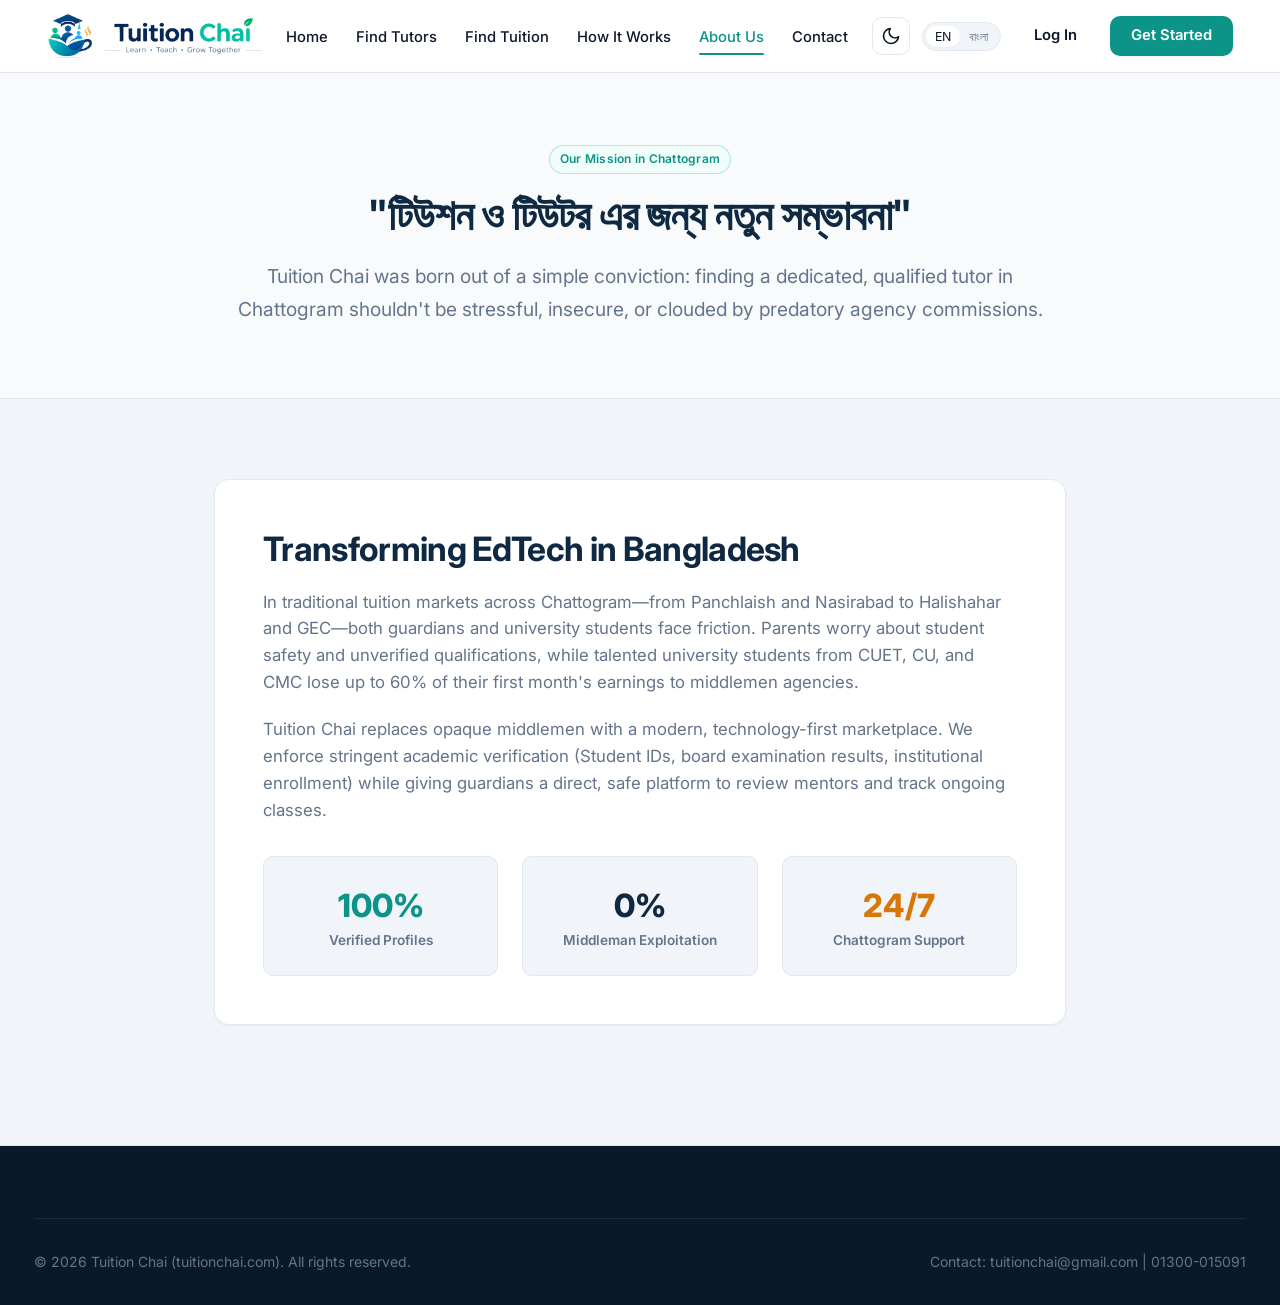
<file: about.html>
<!DOCTYPE html>
<html lang="en">
<head>
  <meta charset="UTF-8">
  <meta name="viewport" content="width=device-width, initial-scale=1.0, viewport-fit=cover">
  <title>About Us | Tuition Chai - Learn • Teach • Grow Together</title>
  
  <link rel="icon" type="image/png" href="assets/images/favicon.png">
  <link rel="stylesheet" href="css/style.css">
  <link rel="stylesheet" href="css/components.css">
  <link rel="stylesheet" href="css/responsive.css">
</head>
<body>

  <!-- Navbar -->
  <header class="site-header">
    <div class="container navbar">
      <a href="index.html" class="nav-brand">
        <img src="assets/images/logo-horizontal.png" alt="Tuition Chai">
      </a>

      <nav>
        <ul class="nav-links">
          <li><a href="index.html" class="nav-link" data-i18n="navHome">Home</a></li>
          <li><a href="find-tutors.html" class="nav-link" data-i18n="navFindTutors">Find Tutors</a></li>
          <li><a href="find-tuition.html" class="nav-link" data-i18n="navFindTuition">Find Tuition</a></li>
          <li><a href="index.html#how-it-works" class="nav-link" data-i18n="navHowItWorks">How It Works</a></li>
          <li><a href="about.html" class="nav-link active" data-i18n="navAbout">About Us</a></li>
          <li><a href="contact.html" class="nav-link" data-i18n="navContact">Contact</a></li>

          <li class="mobile-actions">
            <a href="login.html" class="btn btn-outline" data-i18n="navLogin">Log In</a>
            <a href="register.html" class="btn btn-primary" data-i18n="navGetStarted">Get Started</a>
          </li>
        </ul>
      </nav>

      <div class="nav-actions">
        <!-- Theme Toggle -->
        <button type="button" class="theme-toggle-btn" aria-label="Toggle Theme">
          <svg class="icon icon-moon" viewBox="0 0 24 24"><path d="M21 12.79A9 9 0 1 1 11.21 3 7 7 0 0 0 21 12.79z"></path></svg>
          <svg class="icon icon-sun" viewBox="0 0 24 24"><circle cx="12" cy="12" r="5"></circle><line x1="12" y1="1" x2="12" y2="3"></line><line x1="12" y1="21" x2="12" y2="23"></line><line x1="4.22" y1="4.22" x2="5.64" y2="5.64"></line><line x1="18.36" y1="18.36" x2="19.78" y2="19.78"></line><line x1="1" y1="12" x2="3" y2="12"></line><line x1="21" y1="12" x2="23" y2="12"></line><line x1="4.22" y1="19.78" x2="5.64" y2="18.36"></line><line x1="18.36" y1="5.64" x2="19.78" y2="4.22"></line></svg>
        </button>

        <!-- Bilingual Switcher -->
        <div class="lang-switcher">
          <button type="button" class="lang-btn lang-btn-en active">EN</button>
          <button type="button" class="lang-btn lang-btn-bn">বাংলা</button>
        </div>

        <a href="login.html" class="btn btn-ghost" data-i18n="navLogin">Log In</a>
        <a href="register.html" class="btn btn-primary" data-i18n="navGetStarted">Get Started</a>
        <button class="mobile-toggle" aria-label="Toggle Navigation Menu">
          <svg class="icon" viewBox="0 0 24 24"><path d="M4 6h16M4 12h16M4 18h16"></path></svg>
        </button>
      </div>
    </div>
  </header>

  <!-- About Hero -->
  <section class="section section-white" style="padding: 4.5rem 0; border-bottom: 1px solid var(--color-border);">
    <div class="container container-narrow" style="text-align: center;">
      <span class="badge badge-teal" style="margin-bottom: 1rem;">Our Mission in Chattogram</span>
      <h1 style="margin-bottom: 1.25rem;">"টিউশন ও টিউটর এর জন্য নতুন সম্ভাবনা"</h1>
      <p style="font-size: 1.2rem; line-height: 1.7; color: var(--color-text-muted);">
        Tuition Chai was born out of a simple conviction: finding a dedicated, qualified tutor in Chattogram shouldn't be stressful, insecure, or clouded by predatory agency commissions.
      </p>
    </div>
  </section>

  <!-- Story & Vision -->
  <section class="section section-subtle">
    <div class="container container-narrow">
      <div class="card" style="padding: 3rem; margin-bottom: 2.5rem;">
        <h2 style="margin-bottom: 1.25rem;">Transforming EdTech in Bangladesh</h2>
        <p style="font-size: 1.05rem; margin-bottom: 1.25rem;">
          In traditional tuition markets across Chattogram—from Panchlaish and Nasirabad to Halishahar and GEC—both guardians and university students face friction. Parents worry about student safety and unverified qualifications, while talented university students from CUET, CU, and CMC lose up to 60% of their first month's earnings to middlemen agencies.
        </p>
        <p style="font-size: 1.05rem; margin-bottom: 1.25rem;">
          Tuition Chai replaces opaque middlemen with a modern, technology-first marketplace. We enforce stringent academic verification (Student IDs, board examination results, institutional enrollment) while giving guardians a direct, safe platform to review mentors and track ongoing classes.
        </p>
        
        <div style="display: grid; grid-template-columns: repeat(3, 1fr); gap: 1.5rem; margin-top: 2rem;" class="grid-3">
          <div style="background: var(--color-bg-subtle); padding: 1.5rem; border-radius: var(--radius-md); text-align: center; border: 1px solid var(--color-border);">
            <div style="font-size: 2rem; font-weight: 800; color: var(--color-primary-teal);">100%</div>
            <div style="font-size: 0.85rem; color: var(--color-text-muted); font-weight: 600;">Verified Profiles</div>
          </div>
          <div style="background: var(--color-bg-subtle); padding: 1.5rem; border-radius: var(--radius-md); text-align: center; border: 1px solid var(--color-border);">
            <div style="font-size: 2rem; font-weight: 800; color: var(--color-primary-navy);">0%</div>
            <div style="font-size: 0.85rem; color: var(--color-text-muted); font-weight: 600;">Middleman Exploitation</div>
          </div>
          <div style="background: var(--color-bg-subtle); padding: 1.5rem; border-radius: var(--radius-md); text-align: center; border: 1px solid var(--color-border);">
            <div style="font-size: 2rem; font-weight: 800; color: var(--color-accent-amber);">24/7</div>
            <div style="font-size: 0.85rem; color: var(--color-text-muted); font-weight: 600;">Chattogram Support</div>
          </div>
        </div>
      </div>
    </div>
  </section>

  <!-- Footer -->
  <footer class="site-footer">
    <div class="container">
      <div class="footer-bottom">
        <div>&copy; 2026 Tuition Chai (tuitionchai.com). All rights reserved.</div>
        <div>Contact: tuitionchai@gmail.com | 01300-015091</div>
      </div>
    </div>
  </footer>

  <script src="js/translations.js"></script>
  <script src="js/app.js"></script>
</body>
</html>
</file>
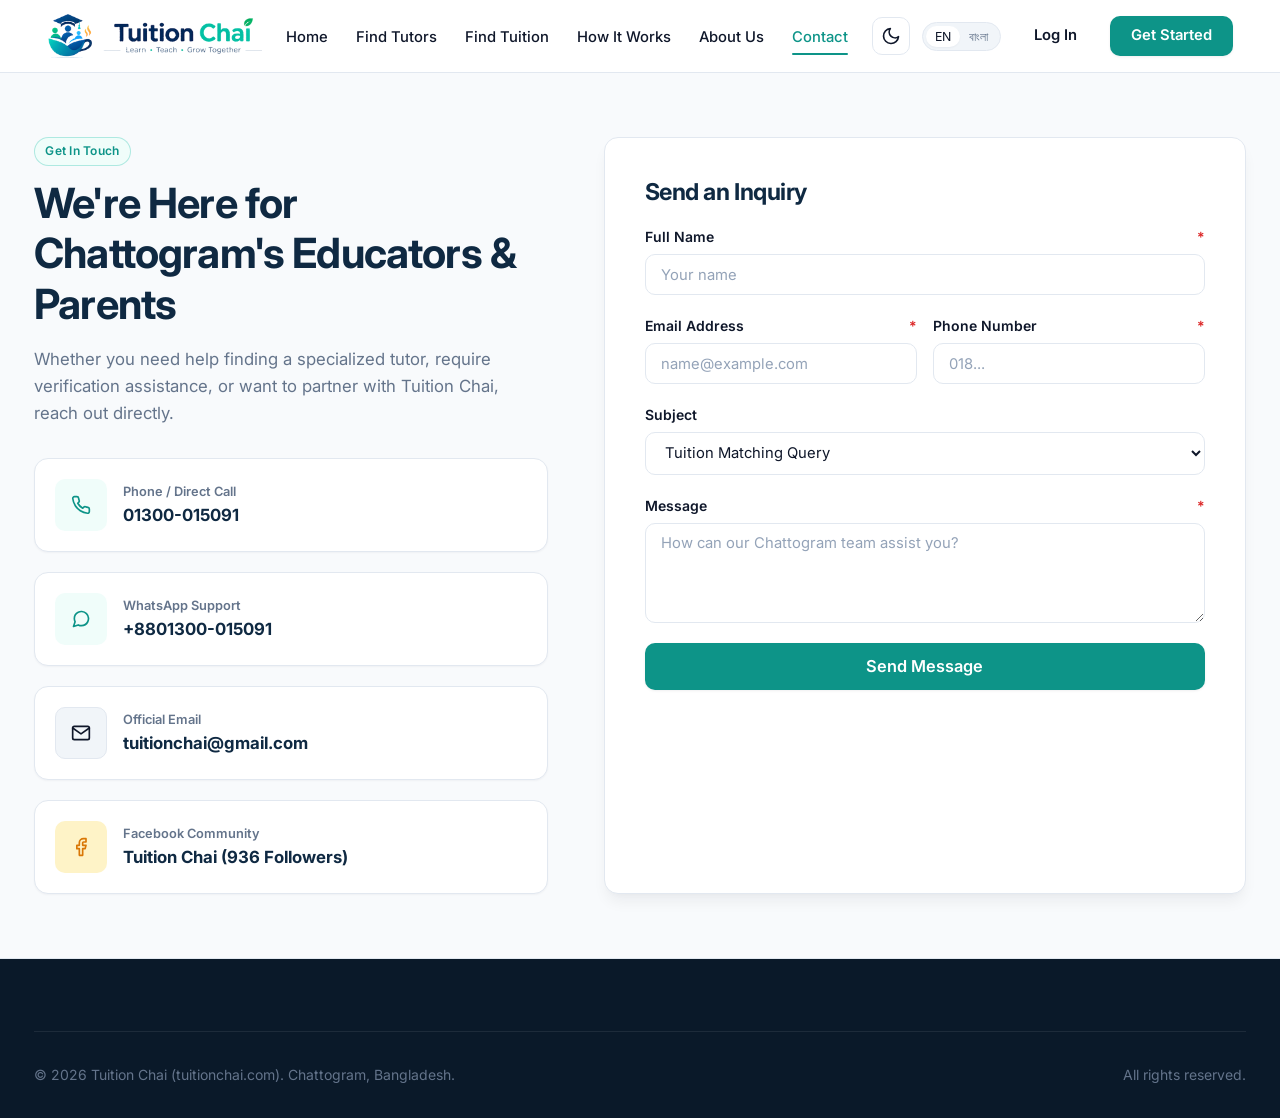
<file: contact.html>
<!DOCTYPE html>
<html lang="en">
<head>
  <meta charset="UTF-8">
  <meta name="viewport" content="width=device-width, initial-scale=1.0, viewport-fit=cover">
  <title>Contact Us | Tuition Chai - Chattogram Support</title>
  
  <link rel="icon" type="image/png" href="assets/images/favicon.png">
  <link rel="stylesheet" href="css/style.css">
  <link rel="stylesheet" href="css/components.css">
  <link rel="stylesheet" href="css/responsive.css">
</head>
<body>

  <!-- Navbar -->
  <header class="site-header">
    <div class="container navbar">
      <a href="index.html" class="nav-brand">
        <img src="assets/images/logo-horizontal.png" alt="Tuition Chai">
      </a>

      <nav>
        <ul class="nav-links">
          <li><a href="index.html" class="nav-link" data-i18n="navHome">Home</a></li>
          <li><a href="find-tutors.html" class="nav-link" data-i18n="navFindTutors">Find Tutors</a></li>
          <li><a href="find-tuition.html" class="nav-link" data-i18n="navFindTuition">Find Tuition</a></li>
          <li><a href="index.html#how-it-works" class="nav-link" data-i18n="navHowItWorks">How It Works</a></li>
          <li><a href="about.html" class="nav-link" data-i18n="navAbout">About Us</a></li>
          <li><a href="contact.html" class="nav-link active" data-i18n="navContact">Contact</a></li>

          <li class="mobile-actions">
            <a href="login.html" class="btn btn-outline" data-i18n="navLogin">Log In</a>
            <a href="register.html" class="btn btn-primary" data-i18n="navGetStarted">Get Started</a>
          </li>
        </ul>
      </nav>

      <div class="nav-actions">
        <!-- Theme Toggle -->
        <button type="button" class="theme-toggle-btn" aria-label="Toggle Theme">
          <svg class="icon icon-moon" viewBox="0 0 24 24"><path d="M21 12.79A9 9 0 1 1 11.21 3 7 7 0 0 0 21 12.79z"></path></svg>
          <svg class="icon icon-sun" viewBox="0 0 24 24"><circle cx="12" cy="12" r="5"></circle><line x1="12" y1="1" x2="12" y2="3"></line><line x1="12" y1="21" x2="12" y2="23"></line><line x1="4.22" y1="4.22" x2="5.64" y2="5.64"></line><line x1="18.36" y1="18.36" x2="19.78" y2="19.78"></line><line x1="1" y1="12" x2="3" y2="12"></line><line x1="21" y1="12" x2="23" y2="12"></line><line x1="4.22" y1="19.78" x2="5.64" y2="18.36"></line><line x1="18.36" y1="5.64" x2="19.78" y2="4.22"></line></svg>
        </button>

        <!-- Bilingual Switcher -->
        <div class="lang-switcher">
          <button type="button" class="lang-btn lang-btn-en active">EN</button>
          <button type="button" class="lang-btn lang-btn-bn">বাংলা</button>
        </div>

        <a href="login.html" class="btn btn-ghost" data-i18n="navLogin">Log In</a>
        <a href="register.html" class="btn btn-primary" data-i18n="navGetStarted">Get Started</a>
        <button class="mobile-toggle" aria-label="Toggle Navigation Menu">
          <svg class="icon" viewBox="0 0 24 24"><path d="M4 6h16M4 12h16M4 18h16"></path></svg>
        </button>
      </div>
    </div>
  </header>

  <!-- Contact Section -->
  <section class="section section-white" style="padding: 4rem 0;">
    <div class="container">
      
      <div style="display: grid; grid-template-columns: 1fr 1.25fr; gap: 3.5rem;" class="hero-grid">
        
        <!-- Contact Info -->
        <div>
          <span class="badge badge-teal" style="margin-bottom: 0.75rem;">Get In Touch</span>
          <h1 style="margin-bottom: 1rem;">We're Here for Chattogram's Educators & Parents</h1>
          <p style="font-size: 1.05rem; margin-bottom: 2rem;">
            Whether you need help finding a specialized tutor, require verification assistance, or want to partner with Tuition Chai, reach out directly.
          </p>

          <div style="display: flex; flex-direction: column; gap: 1.25rem;">
            <div class="card card-compact" style="display: flex; align-items: center; gap: 1rem;">
              <div class="stat-icon teal">
                <svg class="icon" viewBox="0 0 24 24"><path d="M22 16.92v3a2 2 0 0 1-2.18 2 19.79 19.79 0 0 1-8.63-3.07 19.5 19.5 0 0 1-6-6 19.79 19.79 0 0 1-3.07-8.67A2 2 0 0 1 4.11 2h3a2 2 0 0 1 2 1.72 12.84 12.84 0 0 0 .7 2.81 2 2 0 0 1-.45 2.11L8.09 9.91a16 16 0 0 0 6 6l1.27-1.27a2 2 0 0 1 2.11-.45 12.84 12.84 0 0 0 2.81.7A2 2 0 0 1 22 16.92z"></path></svg>
              </div>
              <div>
                <div style="font-size: 0.8rem; color: var(--color-text-muted); font-weight: 600;">Phone / Direct Call</div>
                <div style="font-weight: 700; font-size: 1.05rem; color: var(--color-primary-navy);">01300-015091</div>
              </div>
            </div>

            <div class="card card-compact" style="display: flex; align-items: center; gap: 1rem;">
              <div class="stat-icon teal">
                <svg class="icon" viewBox="0 0 24 24"><path d="M21 11.5a8.38 8.38 0 0 1-.9 3.8 8.5 8.5 0 0 1-7.6 4.7 8.38 8.38 0 0 1-3.8-.9L3 21l1.9-5.7a8.38 8.38 0 0 1-.9-3.8 8.5 8.5 0 0 1 4.7-7.6 8.38 8.38 0 0 1 3.8-.9h.5a8.48 8.48 0 0 1 8 8v.5z"></path></svg>
              </div>
              <div>
                <div style="font-size: 0.8rem; color: var(--color-text-muted); font-weight: 600;">WhatsApp Support</div>
                <div style="font-weight: 700; font-size: 1.05rem; color: var(--color-primary-navy);">+8801300-015091</div>
              </div>
            </div>

            <div class="card card-compact" style="display: flex; align-items: center; gap: 1rem;">
              <div class="stat-icon navy">
                <svg class="icon" viewBox="0 0 24 24"><path d="M4 4h16c1.1 0 2 .9 2 2v12c0 1.1-.9 2-2 2H4c-1.1 0-2-.9-2-2V6c0-1.1.9-2 2-2z"></path><polyline points="22,6 12,13 2,6"></polyline></svg>
              </div>
              <div>
                <div style="font-size: 0.8rem; color: var(--color-text-muted); font-weight: 600;">Official Email</div>
                <div style="font-weight: 700; font-size: 1.05rem; color: var(--color-primary-navy);">tuitionchai@gmail.com</div>
              </div>
            </div>

            <div class="card card-compact" style="display: flex; align-items: center; gap: 1rem;">
              <div class="stat-icon amber">
                <svg class="icon" viewBox="0 0 24 24"><path d="M18 2h-3a5 5 0 0 0-5 5v3H7v4h3v8h4v-8h3l1-4h-4V7a1 1 0 0 1 1-1h3z"></path></svg>
              </div>
              <div>
                <div style="font-size: 0.8rem; color: var(--color-text-muted); font-weight: 600;">Facebook Community</div>
                <div style="font-weight: 700; font-size: 1.05rem; color: var(--color-primary-navy);">Tuition Chai (936 Followers)</div>
              </div>
            </div>
          </div>
        </div>

        <!-- Contact Message Form -->
        <div class="card" style="box-shadow: var(--shadow-lg); padding: 2.5rem;">
          <h3 style="margin-bottom: 1.25rem;">Send an Inquiry</h3>
          
          <form onsubmit="handleContactSubmit(event)">
            <div class="form-group">
              <label class="form-label" for="c-name">Full Name <span class="required">*</span></label>
              <input type="text" id="c-name" class="form-control" placeholder="Your name" required>
            </div>

            <div style="display: grid; grid-template-columns: 1fr 1fr; gap: 1rem;" class="grid-equal">
              <div class="form-group">
                <label class="form-label" for="c-email">Email Address <span class="required">*</span></label>
                <input type="email" id="c-email" class="form-control" placeholder="name@example.com" required>
              </div>

              <div class="form-group">
                <label class="form-label" for="c-phone">Phone Number <span class="required">*</span></label>
                <input type="tel" id="c-phone" class="form-control" placeholder="018..." required>
              </div>
            </div>

            <div class="form-group">
              <label class="form-label" for="c-subject">Subject</label>
              <select id="c-subject" class="form-select">
                <option>Tuition Matching Query</option>
                <option>Tutor Verification Question</option>
                <option>Safety & Incident Report</option>
                <option>Partnership & School Tie-up</option>
              </select>
            </div>

            <div class="form-group">
              <label class="form-label" for="c-message">Message <span class="required">*</span></label>
              <textarea id="c-message" class="form-textarea" placeholder="How can our Chattogram team assist you?" required></textarea>
            </div>

            <button type="submit" class="btn btn-primary btn-lg" style="width: 100%;">
              Send Message
            </button>
          </form>
        </div>

      </div>

    </div>
  </section>

  <!-- Footer -->
  <footer class="site-footer">
    <div class="container">
      <div class="footer-bottom">
        <div>&copy; 2026 Tuition Chai (tuitionchai.com). Chattogram, Bangladesh.</div>
        <div>All rights reserved.</div>
      </div>
    </div>
  </footer>

  <script src="js/translations.js"></script>
  <script src="js/app.js"></script>
  <script>
    function handleContactSubmit(e) {
      e.preventDefault();
      window.TuitionChai.showToast('Message Received', 'Thank you! Our Chattogram operations desk will reply within 2 hours.', 'success');
      e.target.reset();
    }
  </script>
</body>
</html>
</file>
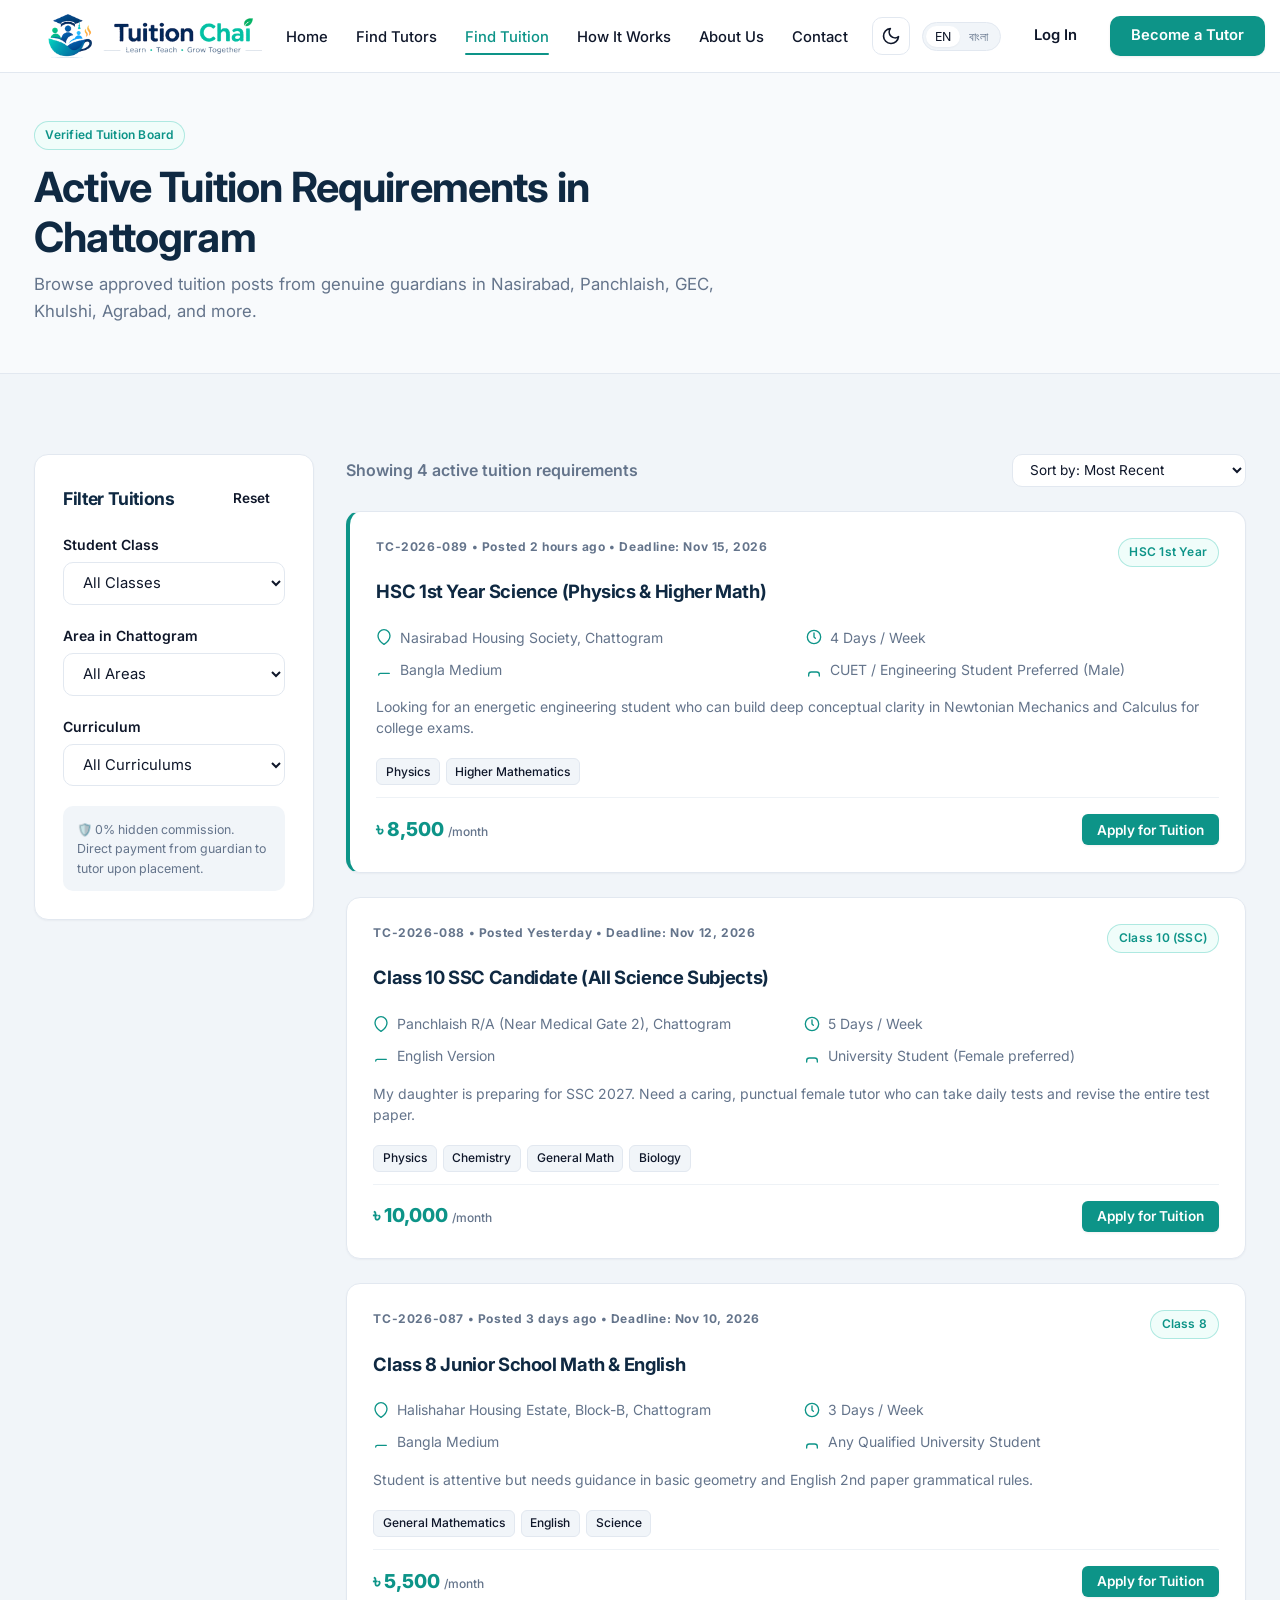
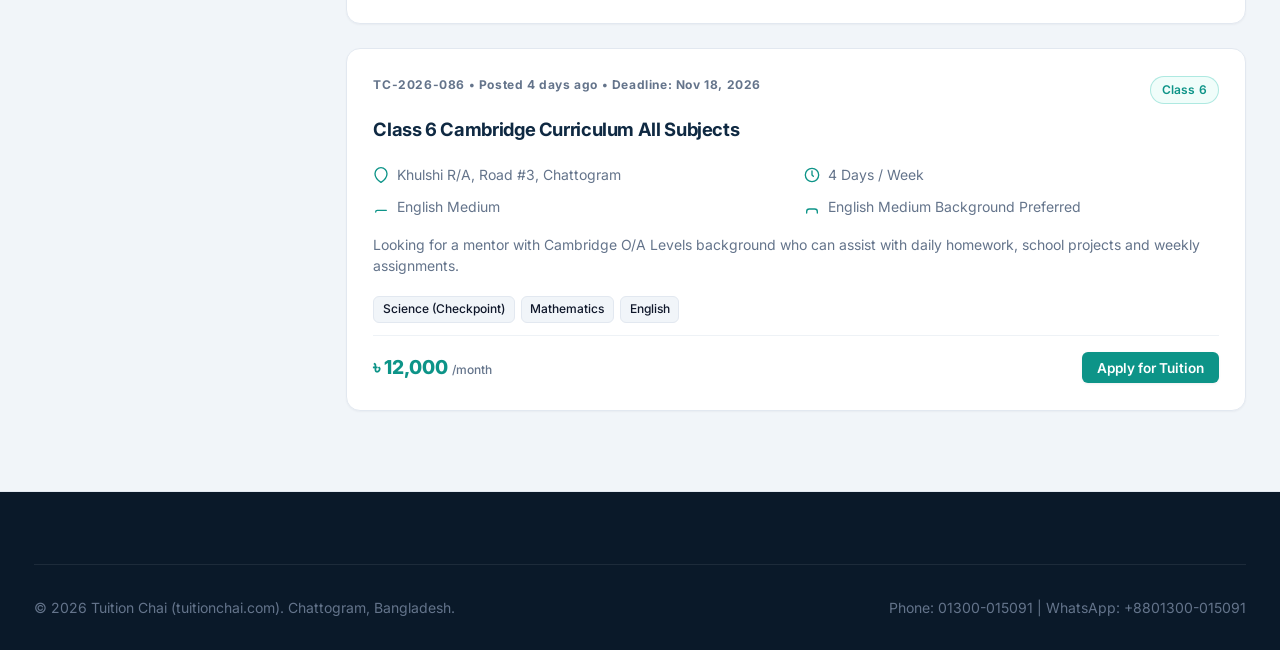
<file: find-tuition.html>
<!DOCTYPE html>
<html lang="en">
<head>
  <meta charset="UTF-8">
  <meta name="viewport" content="width=device-width, initial-scale=1.0, viewport-fit=cover">
  <title>Find Tuition in Chattogram | Tuition Chai</title>
  
  <link rel="icon" type="image/png" href="assets/images/favicon.png">
  <link rel="stylesheet" href="css/style.css">
  <link rel="stylesheet" href="css/components.css">
  <link rel="stylesheet" href="css/responsive.css">
</head>
<body>

  <!-- Navbar -->
  <header class="site-header">
    <div class="container navbar">
      <a href="index.html" class="nav-brand">
        <img src="assets/images/logo-horizontal.png" alt="Tuition Chai">
      </a>

      <nav>
        <ul class="nav-links">
          <li><a href="index.html" class="nav-link" data-i18n="navHome">Home</a></li>
          <li><a href="find-tutors.html" class="nav-link" data-i18n="navFindTutors">Find Tutors</a></li>
          <li><a href="find-tuition.html" class="nav-link active" data-i18n="navFindTuition">Find Tuition</a></li>
          <li><a href="index.html#how-it-works" class="nav-link" data-i18n="navHowItWorks">How It Works</a></li>
          <li><a href="about.html" class="nav-link" data-i18n="navAbout">About Us</a></li>
          <li><a href="contact.html" class="nav-link" data-i18n="navContact">Contact</a></li>

          <li class="mobile-actions">
            <a href="login.html" class="btn btn-outline" data-i18n="navLogin">Log In</a>
            <a href="register.html?role=tutor" class="btn btn-primary" data-i18n="ctaBecomeTutor">Apply as Tutor</a>
          </li>
        </ul>
      </nav>

      <div class="nav-actions">
        <!-- Theme Toggle -->
        <button type="button" class="theme-toggle-btn" aria-label="Toggle Theme">
          <svg class="icon icon-moon" viewBox="0 0 24 24"><path d="M21 12.79A9 9 0 1 1 11.21 3 7 7 0 0 0 21 12.79z"></path></svg>
          <svg class="icon icon-sun" viewBox="0 0 24 24"><circle cx="12" cy="12" r="5"></circle><line x1="12" y1="1" x2="12" y2="3"></line><line x1="12" y1="21" x2="12" y2="23"></line><line x1="4.22" y1="4.22" x2="5.64" y2="5.64"></line><line x1="18.36" y1="18.36" x2="19.78" y2="19.78"></line><line x1="1" y1="12" x2="3" y2="12"></line><line x1="21" y1="12" x2="23" y2="12"></line><line x1="4.22" y1="19.78" x2="5.64" y2="18.36"></line><line x1="18.36" y1="5.64" x2="19.78" y2="4.22"></line></svg>
        </button>

        <!-- Bilingual Switcher -->
        <div class="lang-switcher">
          <button type="button" class="lang-btn lang-btn-en active">EN</button>
          <button type="button" class="lang-btn lang-btn-bn">বাংলা</button>
        </div>

        <a href="login.html" class="btn btn-ghost" data-i18n="navLogin">Log In</a>
        <a href="register.html?role=tutor" class="btn btn-primary" data-i18n="ctaBecomeTutor">Become a Tutor</a>
        <button class="mobile-toggle" aria-label="Toggle Navigation Menu">
          <svg class="icon" viewBox="0 0 24 24"><path d="M4 6h16M4 12h16M4 18h16"></path></svg>
        </button>
      </div>
    </div>
  </header>

  <!-- Page Header -->
  <section class="section section-white" style="padding: 3rem 0; border-bottom: 1px solid var(--color-border);">
    <div class="container">
      <div style="max-width: 720px;">
        <span class="badge badge-teal" style="margin-bottom: 0.75rem;">Verified Tuition Board</span>
        <h1>Active Tuition Requirements in Chattogram</h1>
        <p style="font-size: 1.05rem; margin-top: 0.5rem;">
          Browse approved tuition posts from genuine guardians in Nasirabad, Panchlaish, GEC, Khulshi, Agrabad, and more.
        </p>
      </div>
    </div>
  </section>

  <!-- Filter & Listing Section -->
  <section class="section section-subtle">
    <div class="container">
      
      <div style="display: grid; grid-template-columns: 280px 1fr; gap: 2rem;" class="hero-grid">
        
        <!-- Filter Sidebar -->
        <aside class="card" style="align-self: flex-start; position: sticky; top: 90px;">
          <div style="display: flex; justify-content: space-between; align-items: center; margin-bottom: 1.25rem;">
            <h3 style="font-size: 1.1rem;">Filter Tuitions</h3>
            <button class="btn btn-sm btn-ghost" onclick="resetTuitionFilters()">Reset</button>
          </div>

          <div class="form-group">
            <label class="form-label">Student Class</label>
            <select id="tuition-filter-class" class="form-select" onchange="applyTuitionFilters()">
              <option value="">All Classes</option>
              <option value="Class 8">Class 8</option>
              <option value="Class 10">Class 10 (SSC)</option>
              <option value="HSC">HSC (1st & 2nd Year)</option>
              <option value="Class 6">Class 6</option>
            </select>
          </div>

          <div class="form-group">
            <label class="form-label">Area in Chattogram</label>
            <select id="tuition-filter-area" class="form-select" onchange="applyTuitionFilters()">
              <option value="">All Areas</option>
              <option value="Nasirabad">Nasirabad</option>
              <option value="Panchlaish">Panchlaish</option>
              <option value="GEC">GEC Circle</option>
              <option value="Halishahar">Halishahar</option>
              <option value="Khulshi">Khulshi</option>
              <option value="Agrabad">Agrabad</option>
            </select>
          </div>

          <div class="form-group">
            <label class="form-label">Curriculum</label>
            <select id="tuition-filter-curr" class="form-select" onchange="applyTuitionFilters()">
              <option value="">All Curriculums</option>
              <option value="Bangla Medium">Bangla Medium</option>
              <option value="English Version">English Version</option>
              <option value="English Medium">English Medium</option>
            </select>
          </div>

          <div style="background: var(--color-bg-subtle); padding: 0.85rem; border-radius: var(--radius-md); font-size: 0.775rem; color: var(--color-text-muted); margin-top: 1rem;">
            🛡️ 0% hidden commission. Direct payment from guardian to tutor upon placement.
          </div>
        </aside>

        <!-- Tuition Feed -->
        <div>
          <div style="display: flex; justify-content: space-between; align-items: center; margin-bottom: 1.5rem;">
            <div style="font-weight: 600; color: var(--color-text-muted);" id="tuitions-count">Available Openings</div>
            <select class="form-select" style="width: auto; padding: 0.4rem 0.85rem; font-size: 0.85rem;">
              <option>Sort by: Most Recent</option>
              <option>Sort by: Salary (High to Low)</option>
            </select>
          </div>

          <div style="display: grid; grid-template-columns: 1fr; gap: 1.5rem;" id="tuitions-feed-list">
            <!-- Rendered via JS -->
          </div>
        </div>

      </div>

    </div>
  </section>

  <!-- Footer -->
  <footer class="site-footer">
    <div class="container">
      <div class="footer-bottom">
        <div>&copy; 2026 Tuition Chai (tuitionchai.com). Chattogram, Bangladesh.</div>
        <div>Phone: 01300-015091 | WhatsApp: +8801300-015091</div>
      </div>
    </div>
  </footer>

  <script src="js/translations.js"></script>
  <script src="js/sample-data.js"></script>
  <script src="js/app.js"></script>
  <script>
    document.addEventListener('DOMContentLoaded', () => {
      renderTuitionFeed(window.sampleData.latestTuitions);
    });

    function renderTuitionFeed(tuitions) {
      const feed = document.getElementById('tuitions-feed-list');
      document.getElementById('tuitions-count').textContent = `Showing ${tuitions.length} active tuition requirements`;

      if (tuitions.length === 0) {
        feed.innerHTML = `
          <div class="card empty-state">
            <div class="empty-title">No tuitions match your current filters</div>
            <div class="empty-desc">Try resetting your filter parameters.</div>
            <button class="btn btn-outline btn-sm" onclick="resetTuitionFilters()">Reset Filters</button>
          </div>
        `;
        return;
      }

      feed.innerHTML = tuitions.map(tu => `
        <div class="tuition-card ${tu.id === 'TC-2026-089' ? 'featured' : ''}">
          <div class="tuition-top">
            <span class="tuition-id">${tu.id} • Posted ${tu.postedDate} • Deadline: ${tu.deadline}</span>
            <span class="badge badge-teal">${tu.studentClass}</span>
          </div>

          <h3 class="tuition-title">${tu.title}</h3>

          <div class="tuition-meta-grid">
            <div class="meta-item">
              <svg class="icon" viewBox="0 0 24 24"><path d="M21 10c0 7-9 13-9 13s-9-6-9-13a9 9 0 0 1 18 0z"></path></svg>
              <span>${tu.location}</span>
            </div>
            <div class="meta-item">
              <svg class="icon" viewBox="0 0 24 24"><circle cx="12" cy="12" r="10"></circle><polyline points="12 6 12 12 14 14"></polyline></svg>
              <span>${tu.daysPerWeek} Days / Week</span>
            </div>
            <div class="meta-item">
              <svg class="icon" viewBox="0 0 24 24"><path d="M4 19.5A2.5 2.5 0 0 1 6.5 17H20"></path></svg>
              <span>${tu.curriculum}</span>
            </div>
            <div class="meta-item">
              <svg class="icon" viewBox="0 0 24 24"><path d="M20 21v-2a4 4 0 0 0-4-4H8a4 4 0 0 0-4 4v2"></path></svg>
              <span>${tu.preferredTutor}</span>
            </div>
          </div>

          <p class="tuition-desc">${tu.desc}</p>

          <div class="tag-list" style="margin-bottom: 0.75rem;">
            ${tu.subjects.map(s => `<span class="tag">${s}</span>`).join('')}
          </div>

          <div class="tuition-footer">
            <div class="tuition-budget">
              ৳ ${tu.monthlyBudget.toLocaleString('en-BD')} <span>/month</span>
            </div>
            <a href="register.html?role=tutor&tuition=${tu.id}" class="btn btn-primary btn-sm">
              Apply for Tuition
            </a>
          </div>
        </div>
      `).join('');
    }

    function applyTuitionFilters() {
      const cls = document.getElementById('tuition-filter-class').value.toLowerCase();
      const area = document.getElementById('tuition-filter-area').value.toLowerCase();
      const curr = document.getElementById('tuition-filter-curr').value.toLowerCase();

      const filtered = window.sampleData.latestTuitions.filter(tu => {
        const matchCls = !cls || tu.studentClass.toLowerCase().includes(cls);
        const matchArea = !area || tu.location.toLowerCase().includes(area);
        const matchCurr = !curr || tu.curriculum.toLowerCase().includes(curr);
        return matchCls && matchArea && matchCurr;
      });

      renderTuitionFeed(filtered);
    }

    function resetTuitionFilters() {
      document.getElementById('tuition-filter-class').value = '';
      document.getElementById('tuition-filter-area').value = '';
      document.getElementById('tuition-filter-curr').value = '';
      renderTuitionFeed(window.sampleData.latestTuitions);
    }
  </script>
</body>
</html>
</file>
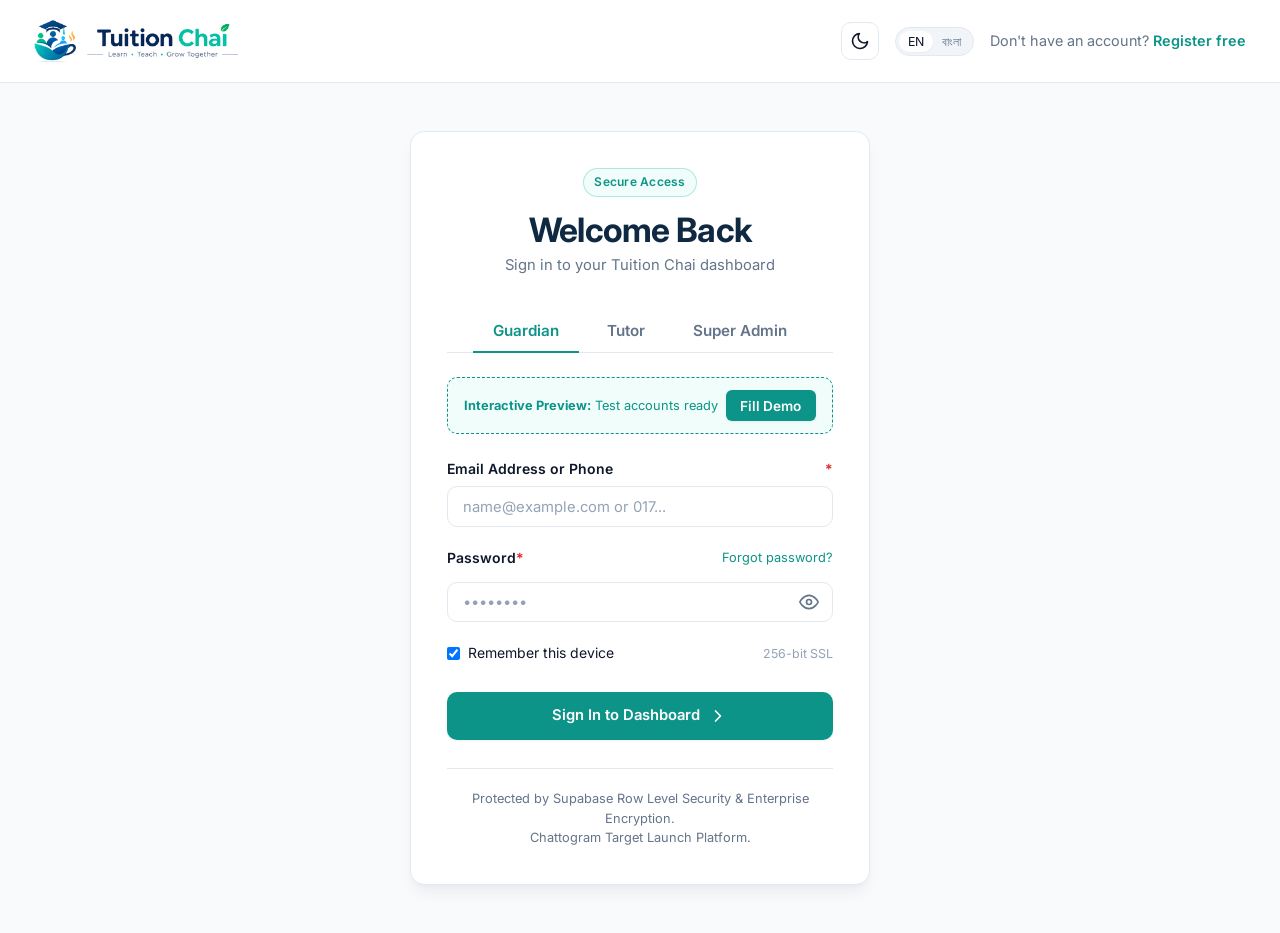
<file: login.html>
<!DOCTYPE html>
<html lang="en">
<head>
  <meta charset="UTF-8">
  <meta name="viewport" content="width=device-width, initial-scale=1.0, viewport-fit=cover">
  <title>Sign In | Tuition Chai - Tutor Marketplace</title>
  
  <link rel="icon" type="image/png" href="assets/images/favicon.png">
  <link rel="stylesheet" href="css/style.css">
  <link rel="stylesheet" href="css/components.css">
  <link rel="stylesheet" href="css/responsive.css">
</head>
<body style="background-color: var(--color-bg-base); display: flex; flex-direction: column; min-height: 100vh;">

  <!-- Simple Auth Header -->
  <header style="padding: 1.25rem 0; background: var(--color-header-bg); border-bottom: 1px solid var(--color-border); backdrop-filter: blur(12px);">
    <div class="container" style="display: flex; justify-content: space-between; align-items: center;">
      <a href="index.html" class="nav-brand">
        <img src="assets/images/logo-horizontal.png" alt="Tuition Chai" style="height: 42px; width: auto;">
      </a>
      
      <div style="display: flex; align-items: center; gap: 1rem;">
        <!-- Theme Toggle -->
        <button type="button" class="theme-toggle-btn" aria-label="Toggle Theme">
          <svg class="icon icon-moon" viewBox="0 0 24 24"><path d="M21 12.79A9 9 0 1 1 11.21 3 7 7 0 0 0 21 12.79z"></path></svg>
          <svg class="icon icon-sun" viewBox="0 0 24 24"><circle cx="12" cy="12" r="5"></circle><line x1="12" y1="1" x2="12" y2="3"></line><line x1="12" y1="21" x2="12" y2="23"></line><line x1="4.22" y1="4.22" x2="5.64" y2="5.64"></line><line x1="18.36" y1="18.36" x2="19.78" y2="19.78"></line><line x1="1" y1="12" x2="3" y2="12"></line><line x1="21" y1="12" x2="23" y2="12"></line><line x1="4.22" y1="19.78" x2="5.64" y2="18.36"></line><line x1="18.36" y1="5.64" x2="19.78" y2="4.22"></line></svg>
        </button>

        <!-- Language Switcher -->
        <div class="lang-switcher">
          <button type="button" class="lang-btn lang-btn-en active">EN</button>
          <button type="button" class="lang-btn lang-btn-bn">বাংলা</button>
        </div>

        <div style="font-size: 0.9rem; color: var(--color-text-muted);">
          Don't have an account? <a href="register.html" style="font-weight: 600;">Register free</a>
        </div>
      </div>
    </div>
  </header>

  <!-- Auth Container -->
  <main style="flex: 1; display: flex; align-items: center; justify-content: center; padding: 3rem 1.5rem;">
    <div class="card" style="max-width: 460px; width: 100%; box-shadow: var(--shadow-lg); padding: 2.25rem;">
      
      <div style="text-align: center; margin-bottom: 2rem;">
        <span class="badge badge-teal" style="margin-bottom: 0.75rem;">Secure Access</span>
        <h2>Welcome Back</h2>
        <p style="font-size: 0.925rem; margin-top: 0.25rem;">Sign in to your Tuition Chai dashboard</p>
      </div>

      <!-- Quick Role Mode Switcher -->
      <div class="tabs-nav" style="justify-content: center; margin-bottom: 1.5rem;">
        <button type="button" class="tab-btn active" id="role-guardian-btn" onclick="selectRole('guardian')">Guardian</button>
        <button type="button" class="tab-btn" id="role-tutor-btn" onclick="selectRole('tutor')">Tutor</button>
        <button type="button" class="tab-btn" id="role-admin-btn" onclick="selectRole('admin')">Super Admin</button>
      </div>

      <!-- Demo Credentials Quick Selector -->
      <div style="background-color: var(--color-teal-light); border: 1px dashed var(--color-primary-teal); border-radius: var(--radius-md); padding: 0.75rem 1rem; margin-bottom: 1.5rem; font-size: 0.8rem; color: var(--color-primary-teal); display: flex; justify-content: space-between; align-items: center;">
        <span><strong>Interactive Preview:</strong> Test accounts ready</span>
        <button type="button" class="btn btn-sm btn-primary" id="autofill-btn" onclick="autofillDemo()">Fill Demo</button>
      </div>

      <form id="login-form" onsubmit="handleLoginSubmit(event)">
        
        <div class="form-group">
          <label class="form-label" for="login-email">
            Email Address or Phone
            <span class="required">*</span>
          </label>
          <div class="input-group">
            <input type="text" id="login-email" class="form-control" placeholder="name@example.com or 017..." required>
          </div>
        </div>

        <div class="form-group">
          <div style="display: flex; justify-content: space-between; align-items: center; margin-bottom: 0.4rem;">
            <label class="form-label" for="login-password" style="margin-bottom: 0;">Password <span class="required">*</span></label>
            <a href="#" onclick="openForgotPassword(event)" style="font-size: 0.8rem;">Forgot password?</a>
          </div>
          <div class="input-group">
            <input type="password" id="login-password" class="form-control" placeholder="••••••••" required>
            <button type="button" class="input-suffix-btn" onclick="togglePasswordVisibility('login-password')">
              <svg class="icon" viewBox="0 0 24 24"><path d="M1 12s4-8 11-8 11 8 11 8-4 8-11 8-11-8-11-8z"></path><circle cx="12" cy="12" r="3"></circle></svg>
            </button>
          </div>
        </div>

        <div style="display: flex; justify-content: space-between; align-items: center; margin-bottom: 1.75rem; font-size: 0.875rem;">
          <label style="display: flex; align-items: center; gap: 0.5rem; cursor: pointer;">
            <input type="checkbox" id="remember-me" checked> Remember this device
          </label>
          <span style="font-size: 0.775rem; color: var(--color-text-light);">256-bit SSL</span>
        </div>

        <button type="submit" class="btn btn-primary" style="width: 100%; padding: 0.8rem;" id="login-submit-btn">
          Sign In to Dashboard
          <svg class="icon" viewBox="0 0 24 24"><polyline points="9 18 15 12 9 6"></polyline></svg>
        </button>
      </form>

      <div style="margin-top: 1.75rem; padding-top: 1.25rem; border-top: 1px solid var(--color-border); text-align: center; font-size: 0.8rem; color: var(--color-text-muted);">
        Protected by Supabase Row Level Security & Enterprise Encryption.<br>
        Chattogram Target Launch Platform.
      </div>

    </div>
  </main>

  <!-- Forgot Password Modal -->
  <div class="modal-overlay" id="forgot-modal">
    <div class="modal-box">
      <div class="modal-header">
        <h3 class="modal-title">Reset Password</h3>
        <button class="modal-close" data-modal-close aria-label="Close">&times;</button>
      </div>
      <div class="modal-body">
        <p style="margin-bottom: 1rem; font-size: 0.9rem;">
          Enter your registered email address. We will send you a secure password reset link.
        </p>
        <div class="form-group">
          <label class="form-label" for="reset-email">Email Address</label>
          <input type="email" id="reset-email" class="form-control" placeholder="guardian@example.com">
        </div>
      </div>
      <div class="modal-footer">
        <button type="button" class="btn btn-outline" data-modal-close>Cancel</button>
        <button type="button" class="btn btn-primary" onclick="sendPasswordReset()">Send Reset Link</button>
      </div>
    </div>
  </div>

  <script src="js/translations.js"></script>
  <script src="js/app.js"></script>
  <script>
    let currentRole = 'guardian';

    function selectRole(role) {
      currentRole = role;
      document.getElementById('role-guardian-btn').classList.toggle('active', role === 'guardian');
      document.getElementById('role-tutor-btn').classList.toggle('active', role === 'tutor');
      document.getElementById('role-admin-btn').classList.toggle('active', role === 'admin');
      
      const submitBtn = document.getElementById('login-submit-btn');
      if (role === 'guardian') submitBtn.textContent = 'Sign In as Guardian';
      else if (role === 'tutor') submitBtn.textContent = 'Sign In as Tutor';
      else submitBtn.textContent = 'Sign In as Super Admin';
    }

    function autofillDemo() {
      const emailField = document.getElementById('login-email');
      const passField = document.getElementById('login-password');
      
      if (currentRole === 'guardian') {
        emailField.value = 'guardian.demo@tuitionchai.com';
        passField.value = 'GuardianPass2026!';
      } else if (currentRole === 'tutor') {
        emailField.value = 'tutor.demo@tuitionchai.com';
        passField.value = 'TutorPass2026!';
      } else {
        emailField.value = 'superadmin@tuitionchai.com';
        passField.value = 'AdminSecure2026!';
      }

      window.TuitionChai.showToast('Credentials Populated', `Sample ${currentRole.toUpperCase()} login data ready.`);
    }

    function togglePasswordVisibility(fieldId) {
      const f = document.getElementById(fieldId);
      f.type = f.type === 'password' ? 'text' : 'password';
    }

    function openForgotPassword(e) {
      e.preventDefault();
      window.TuitionChai.openModal('forgot-modal');
    }

    function sendPasswordReset() {
      const email = document.getElementById('reset-email').value;
      if (!email) {
        alert('Please enter your email.');
        return;
      }
      window.TuitionChai.closeModal('forgot-modal');
      window.TuitionChai.showToast('Reset Link Dispatched', `Password recovery link sent to ${email}`);
    }

    function handleLoginSubmit(e) {
      e.preventDefault();
      window.TuitionChai.showToast('Authenticating...', `Verifying credentials for ${currentRole} role.`, 'info');

      setTimeout(() => {
        if (currentRole === 'guardian') {
          window.location.href = 'guardian/dashboard.html';
        } else if (currentRole === 'tutor') {
          window.location.href = 'tutor/dashboard.html';
        } else {
          window.location.href = 'admin/dashboard.html';
        }
      }, 700);
    }
  </script>
</body>
</html>
</file>
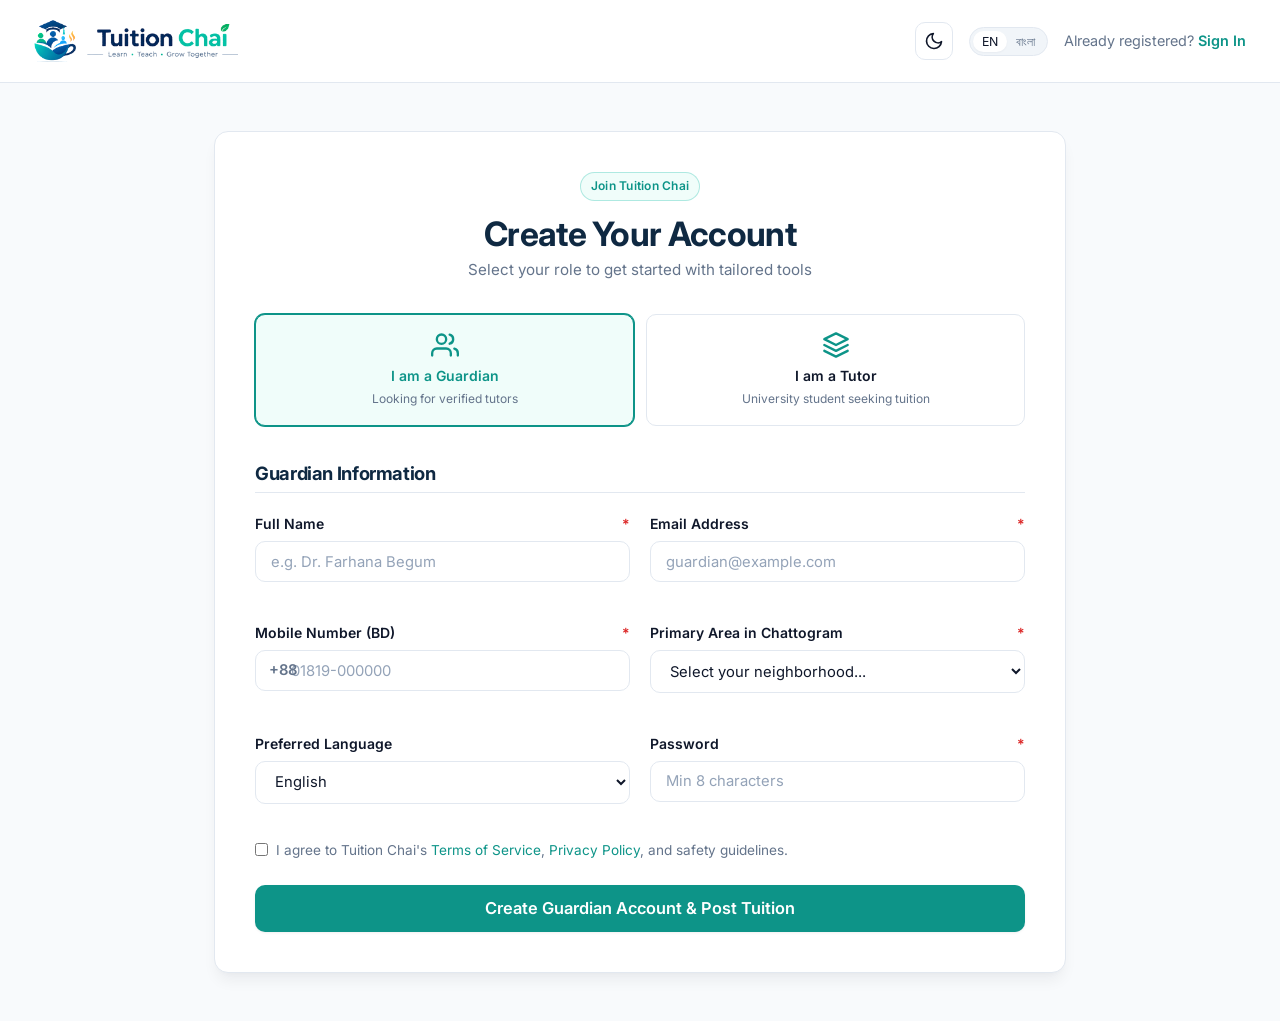
<file: register.html>
<!DOCTYPE html>
<html lang="en">
<head>
  <meta charset="UTF-8">
  <meta name="viewport" content="width=device-width, initial-scale=1.0, viewport-fit=cover">
  <title>Create an Account | Tuition Chai - Tutor Marketplace</title>
  
  <link rel="icon" type="image/png" href="assets/images/favicon.png">
  <link rel="stylesheet" href="css/style.css">
  <link rel="stylesheet" href="css/components.css">
  <link rel="stylesheet" href="css/responsive.css">
</head>
<body style="background-color: var(--color-bg-base); display: flex; flex-direction: column; min-height: 100vh;">

  <!-- Header -->
  <header style="padding: 1.25rem 0; background: var(--color-header-bg); border-bottom: 1px solid var(--color-border); backdrop-filter: blur(12px);">
    <div class="container" style="display: flex; justify-content: space-between; align-items: center;">
      <a href="index.html" class="nav-brand">
        <img src="assets/images/logo-horizontal.png" alt="Tuition Chai" style="height: 42px; width: auto;">
      </a>
      
      <div style="display: flex; align-items: center; gap: 1rem;">
        <!-- Theme Toggle -->
        <button type="button" class="theme-toggle-btn" aria-label="Toggle Theme">
          <svg class="icon icon-moon" viewBox="0 0 24 24"><path d="M21 12.79A9 9 0 1 1 11.21 3 7 7 0 0 0 21 12.79z"></path></svg>
          <svg class="icon icon-sun" viewBox="0 0 24 24"><circle cx="12" cy="12" r="5"></circle><line x1="12" y1="1" x2="12" y2="3"></line><line x1="12" y1="21" x2="12" y2="23"></line><line x1="4.22" y1="4.22" x2="5.64" y2="5.64"></line><line x1="18.36" y1="18.36" x2="19.78" y2="19.78"></line><line x1="1" y1="12" x2="3" y2="12"></line><line x1="21" y1="12" x2="23" y2="12"></line><line x1="4.22" y1="19.78" x2="5.64" y2="18.36"></line><line x1="18.36" y1="5.64" x2="19.78" y2="4.22"></line></svg>
        </button>

        <!-- Language Switcher -->
        <div class="lang-switcher">
          <button type="button" class="lang-btn lang-btn-en active">EN</button>
          <button type="button" class="lang-btn lang-btn-bn">বাংলা</button>
        </div>

        <div style="font-size: 0.9rem; color: var(--color-text-muted);">
          Already registered? <a href="login.html" style="font-weight: 600;">Sign In</a>
        </div>
      </div>
    </div>
  </header>

  <!-- Register Form Container -->
  <main style="flex: 1; padding: 3rem 1.5rem;">
    <div class="container container-narrow">
      <div class="card" style="box-shadow: var(--shadow-lg); padding: 2.5rem;">
        
        <div style="text-align: center; margin-bottom: 2rem;">
          <span class="badge badge-teal" style="margin-bottom: 0.75rem;">Join Tuition Chai</span>
          <h2>Create Your Account</h2>
          <p style="font-size: 0.95rem; margin-top: 0.25rem;">Select your role to get started with tailored tools</p>
        </div>

        <!-- Role Selector Tabs -->
        <div class="radio-tiles-grid" style="grid-template-columns: 1fr 1fr; margin-bottom: 2.25rem;">
          <input type="radio" name="accountRole" id="role-guardian-radio" class="radio-tile-input" checked onchange="toggleRegistrationRole('guardian')">
          <label for="role-guardian-radio" class="radio-tile-label">
            <svg class="icon" style="width: 28px; height: 28px; margin-bottom: 0.4rem; color: var(--color-primary-teal);" viewBox="0 0 24 24"><path d="M17 21v-2a4 4 0 0 0-4-4H5a4 4 0 0 0-4 4v2"></path><circle cx="9" cy="7" r="4"></circle><path d="M23 21v-2a4 4 0 0 0-3-3.87"></path><path d="M16 3.13a4 4 0 0 1 0 7.75"></path></svg>
            <span>I am a Guardian</span>
            <small style="font-size: 0.75rem; color: var(--color-text-muted); font-weight: normal; margin-top: 0.2rem;">Looking for verified tutors</small>
          </label>

          <input type="radio" name="accountRole" id="role-tutor-radio" class="radio-tile-input" onchange="toggleRegistrationRole('tutor')">
          <label for="role-tutor-radio" class="radio-tile-label">
            <svg class="icon" style="width: 28px; height: 28px; margin-bottom: 0.4rem; color: var(--color-primary-teal);" viewBox="0 0 24 24"><path d="M12 2l10 5-10 5-10-5 10-5z"></path><path d="M2 17l10 5 10-5"></path><path d="M2 12l10 5 10-5"></path></svg>
            <span>I am a Tutor</span>
            <small style="font-size: 0.75rem; color: var(--color-text-muted); font-weight: normal; margin-top: 0.2rem;">University student seeking tuition</small>
          </label>
        </div>

        <!-- GUARDIAN FORM -->
        <form id="guardian-register-form" onsubmit="handleGuardianRegister(event)">
          <h3 style="font-size: 1.15rem; margin-bottom: 1.25rem; padding-bottom: 0.5rem; border-bottom: 1px solid var(--color-border);">
            Guardian Information
          </h3>

          <div style="display: grid; grid-template-columns: 1fr 1fr; gap: 1.25rem;" class="grid-equal">
            <div class="form-group">
              <label class="form-label" for="g-name">Full Name <span class="required">*</span></label>
              <input type="text" id="g-name" class="form-control" placeholder="e.g. Dr. Farhana Begum" required>
            </div>

            <div class="form-group">
              <label class="form-label" for="g-email">Email Address <span class="required">*</span></label>
              <input type="email" id="g-email" class="form-control" placeholder="guardian@example.com" required>
            </div>

            <div class="form-group">
              <label class="form-label" for="g-phone">Mobile Number (BD) <span class="required">*</span></label>
              <div class="input-group">
                <span class="input-prefix">+88</span>
                <input type="tel" id="g-phone" class="form-control" placeholder="01819-000000" required>
              </div>
            </div>

            <div class="form-group">
              <label class="form-label" for="g-location">Primary Area in Chattogram <span class="required">*</span></label>
              <select id="g-location" class="form-select" required>
                <option value="">Select your neighborhood...</option>
                <option value="Panchlaish">Panchlaish</option>
                <option value="Nasirabad">Nasirabad</option>
                <option value="GEC Circle">GEC Circle</option>
                <option value="Khulshi">Khulshi</option>
                <option value="Halishahar">Halishahar</option>
                <option value="Agrabad">Agrabad</option>
                <option value="Chawkbazar">Chawkbazar</option>
                <option value="Katalganj">Katalganj</option>
                <option value="Mehedibag">Mehedibag</option>
                <option value="Muradpur">Muradpur</option>
                <option value="Other">Other Area in Ctg</option>
              </select>
            </div>

            <div class="form-group">
              <label class="form-label" for="g-lang">Preferred Language</label>
              <select id="g-lang" class="form-select">
                <option value="bn">বাংলা (Bengali)</option>
                <option value="en" selected>English</option>
              </select>
            </div>

            <div class="form-group">
              <label class="form-label" for="g-password">Password <span class="required">*</span></label>
              <input type="password" id="g-password" class="form-control" placeholder="Min 8 characters" required>
            </div>
          </div>

          <div style="margin-top: 1rem; margin-bottom: 1.5rem;">
            <label style="display: flex; align-items: flex-start; gap: 0.5rem; font-size: 0.85rem; color: var(--color-text-muted);">
              <input type="checkbox" required style="margin-top: 3px;">
              <span>I agree to Tuition Chai's <a href="#">Terms of Service</a>, <a href="#">Privacy Policy</a>, and safety guidelines.</span>
            </label>
          </div>

          <button type="submit" class="btn btn-primary btn-lg" style="width: 100%;">
            Create Guardian Account & Post Tuition
          </button>
        </form>

        <!-- TUTOR FORM -->
        <form id="tutor-register-form" style="display: none;" onsubmit="handleTutorRegister(event)">
          <h3 style="font-size: 1.15rem; margin-bottom: 1.25rem; padding-bottom: 0.5rem; border-bottom: 1px solid var(--color-border);">
            Tutor Academic & Profile Details
          </h3>

          <div style="display: grid; grid-template-columns: 1fr 1fr; gap: 1.25rem;" class="grid-equal">
            <div class="form-group">
              <label class="form-label" for="t-name">Full Name <span class="required">*</span></label>
              <input type="text" id="t-name" class="form-control" placeholder="e.g. Tanvir Ahmed" required>
            </div>

            <div class="form-group">
              <label class="form-label" for="t-email">Email Address <span class="required">*</span></label>
              <input type="email" id="t-email" class="form-control" placeholder="tutor@cuet.ac.bd or gmail" required>
            </div>

            <div class="form-group">
              <label class="form-label" for="t-phone">Mobile Number <span class="required">*</span></label>
              <div class="input-group">
                <span class="input-prefix">+88</span>
                <input type="tel" id="t-phone" class="form-control" placeholder="01700-000000" required>
              </div>
            </div>

            <div class="form-group">
              <label class="form-label" for="t-uni">University / Institution <span class="required">*</span></label>
              <select id="t-uni" class="form-select" required>
                <option value="">Select University...</option>
                <option value="CUET">Chittagong University of Eng & Tech (CUET)</option>
                <option value="CU">University of Chittagong (CU)</option>
                <option value="CMC">Chittagong Medical College (CMC)</option>
                <option value="IIUC">International Islamic Univ Chittagong (IIUC)</option>
                <option value="Premier">Premier University, Chittagong</option>
                <option value="EDU">East Delta University (EDU)</option>
                <option value="Chittagong College">Chittagong College</option>
                <option value="Other">Other Institution</option>
              </select>
            </div>

            <div class="form-group">
              <label class="form-label" for="t-dept">Department / Major <span class="required">*</span></label>
              <input type="text" id="t-dept" class="form-control" placeholder="e.g. Computer Science & Eng, MBBS, Physics" required>
            </div>

            <div class="form-group">
              <label class="form-label" for="t-level">Current Year / Semester <span class="required">*</span></label>
              <select id="t-level" class="form-select" required>
                <option value="1st Year">1st Year / Undergraduate</option>
                <option value="2nd Year">2nd Year / Undergraduate</option>
                <option value="3rd Year">3rd Year / Undergraduate</option>
                <option value="4th Year">4th Year / Final Year</option>
                <option value="Masters">Postgraduate / Master's</option>
                <option value="Graduate">Graduated</option>
              </select>
            </div>

            <div class="form-group">
              <label class="form-label" for="t-ssc">SSC Result (GPA) <span class="required">*</span></label>
              <input type="text" id="t-ssc" class="form-control" placeholder="e.g. GPA 5.00 (Science)" required>
            </div>

            <div class="form-group">
              <label class="form-label" for="t-hsc">HSC Result (GPA) <span class="required">*</span></label>
              <input type="text" id="t-hsc" class="form-control" placeholder="e.g. GPA 5.00 (Science)" required>
            </div>

            <div class="form-group">
              <label class="form-label" for="t-subjects">Preferred Subjects <span class="required">*</span></label>
              <input type="text" id="t-subjects" class="form-control" placeholder="e.g. Physics, Higher Math, ICT" required>
            </div>

            <div class="form-group">
              <label class="form-label" for="t-salary">Expected Monthly Salary (BDT) <span class="required">*</span></label>
              <div class="input-group">
                <span class="input-prefix">৳</span>
                <input type="number" id="t-salary" class="form-control" placeholder="e.g. 7000" min="2000" step="500" required>
              </div>
            </div>

            <div class="form-group">
              <label class="form-label" for="t-exp">Teaching Experience <span class="required">*</span></label>
              <select id="t-exp" class="form-select" required>
                <option value="Fresh Tutor">Fresh / Less than 1 year</option>
                <option value="1-2 Years">1 - 2 Years</option>
                <option value="3+ Years">3+ Years</option>
                <option value="5+ Years">5+ Years</option>
              </select>
            </div>

            <div class="form-group">
              <label class="form-label" for="t-method">Preferred Method <span class="required">*</span></label>
              <select id="t-method" class="form-select" required>
                <option value="Home & Online">Both Home Tutoring & Online</option>
                <option value="Home Only">Home Tutoring Only</option>
                <option value="Online Only">Online Tutoring Only</option>
              </select>
            </div>
          </div>

          <div class="form-group" style="margin-top: 1rem;">
            <label class="form-label" for="t-bio">Short Biography & Teaching Approach <span class="required">*</span></label>
            <textarea id="t-bio" class="form-textarea" placeholder="Briefly describe your teaching background, strengths, and mentorship style..." required></textarea>
          </div>

          <!-- Document Upload Dropzone Preview -->
          <div class="form-group">
            <label class="form-label">
              Student ID Card Verification (Optional during signup, required for badge)
              <span class="optional">Private & Encrypted</span>
            </label>
            <div class="dropzone" onclick="document.getElementById('t-doc-file').click()">
              <input type="file" id="t-doc-file" style="display: none;" accept="image/*,.pdf" onchange="previewUpload(this)">
              <svg class="dropzone-icon" viewBox="0 0 24 24"><path d="M21 15v4a2 2 0 0 1-2 2H5a2 2 0 0 1-2-2v-4"></path><polyline points="17 8 12 3 7 8"></polyline><line x1="12" y1="3" x2="12" y2="15"></line></svg>
              <div class="dropzone-text" id="dropzone-label">Click to upload Student ID or Certificate</div>
              <div class="dropzone-hint">PNG, JPG, PDF up to 5MB. Stored in encrypted private Supabase Storage.</div>
            </div>
          </div>

          <div class="form-group">
            <label class="form-label" for="t-password">Account Password <span class="required">*</span></label>
            <input type="password" id="t-password" class="form-control" placeholder="Min 8 characters" required>
          </div>

          <div style="margin-top: 1rem; margin-bottom: 1.5rem;">
            <label style="display: flex; align-items: flex-start; gap: 0.5rem; font-size: 0.85rem; color: var(--color-text-muted);">
              <input type="checkbox" required style="margin-top: 3px;">
              <span>I confirm that all educational information provided is accurate and agree to the <a href="#">Tutor Code of Conduct</a>.</span>
            </label>
          </div>

          <button type="submit" class="btn btn-navy btn-lg" style="width: 100%;">
            Complete Tutor Registration
          </button>
        </form>

      </div>
    </div>
  </main>

  <script src="js/translations.js"></script>
  <script src="js/app.js"></script>
  <script>
    function toggleRegistrationRole(role) {
      const guardianForm = document.getElementById('guardian-register-form');
      const tutorForm = document.getElementById('tutor-register-form');
      
      if (role === 'guardian') {
        guardianForm.style.display = 'block';
        tutorForm.style.display = 'none';
      } else {
        guardianForm.style.display = 'none';
        tutorForm.style.display = 'block';
      }
    }

    document.addEventListener('DOMContentLoaded', () => {
      const params = new URLSearchParams(window.location.search);
      if (params.get('role') === 'tutor') {
        document.getElementById('role-tutor-radio').checked = true;
        toggleRegistrationRole('tutor');
      }
    });

    function previewUpload(input) {
      if (input.files && input.files[0]) {
        document.getElementById('dropzone-label').textContent = 'Selected: ' + input.files[0].name;
        window.TuitionChai.showToast('Document Attached', input.files[0].name + ' will be encrypted on upload.', 'info');
      }
    }

    function handleGuardianRegister(e) {
      e.preventDefault();
      window.TuitionChai.showToast('Account Created!', 'Welcome to Tuition Chai. Redirecting to Guardian Dashboard...', 'success');
      setTimeout(() => {
        window.location.href = 'guardian/dashboard.html';
      }, 900);
    }

    function handleTutorRegister(e) {
      e.preventDefault();
      window.TuitionChai.showToast('Profile Registered!', 'Verification pending review. Redirecting to Tutor Dashboard...', 'success');
      setTimeout(() => {
        window.location.href = 'tutor/dashboard.html';
      }, 900);
    }
  </script>
</body>
</html>
</file>
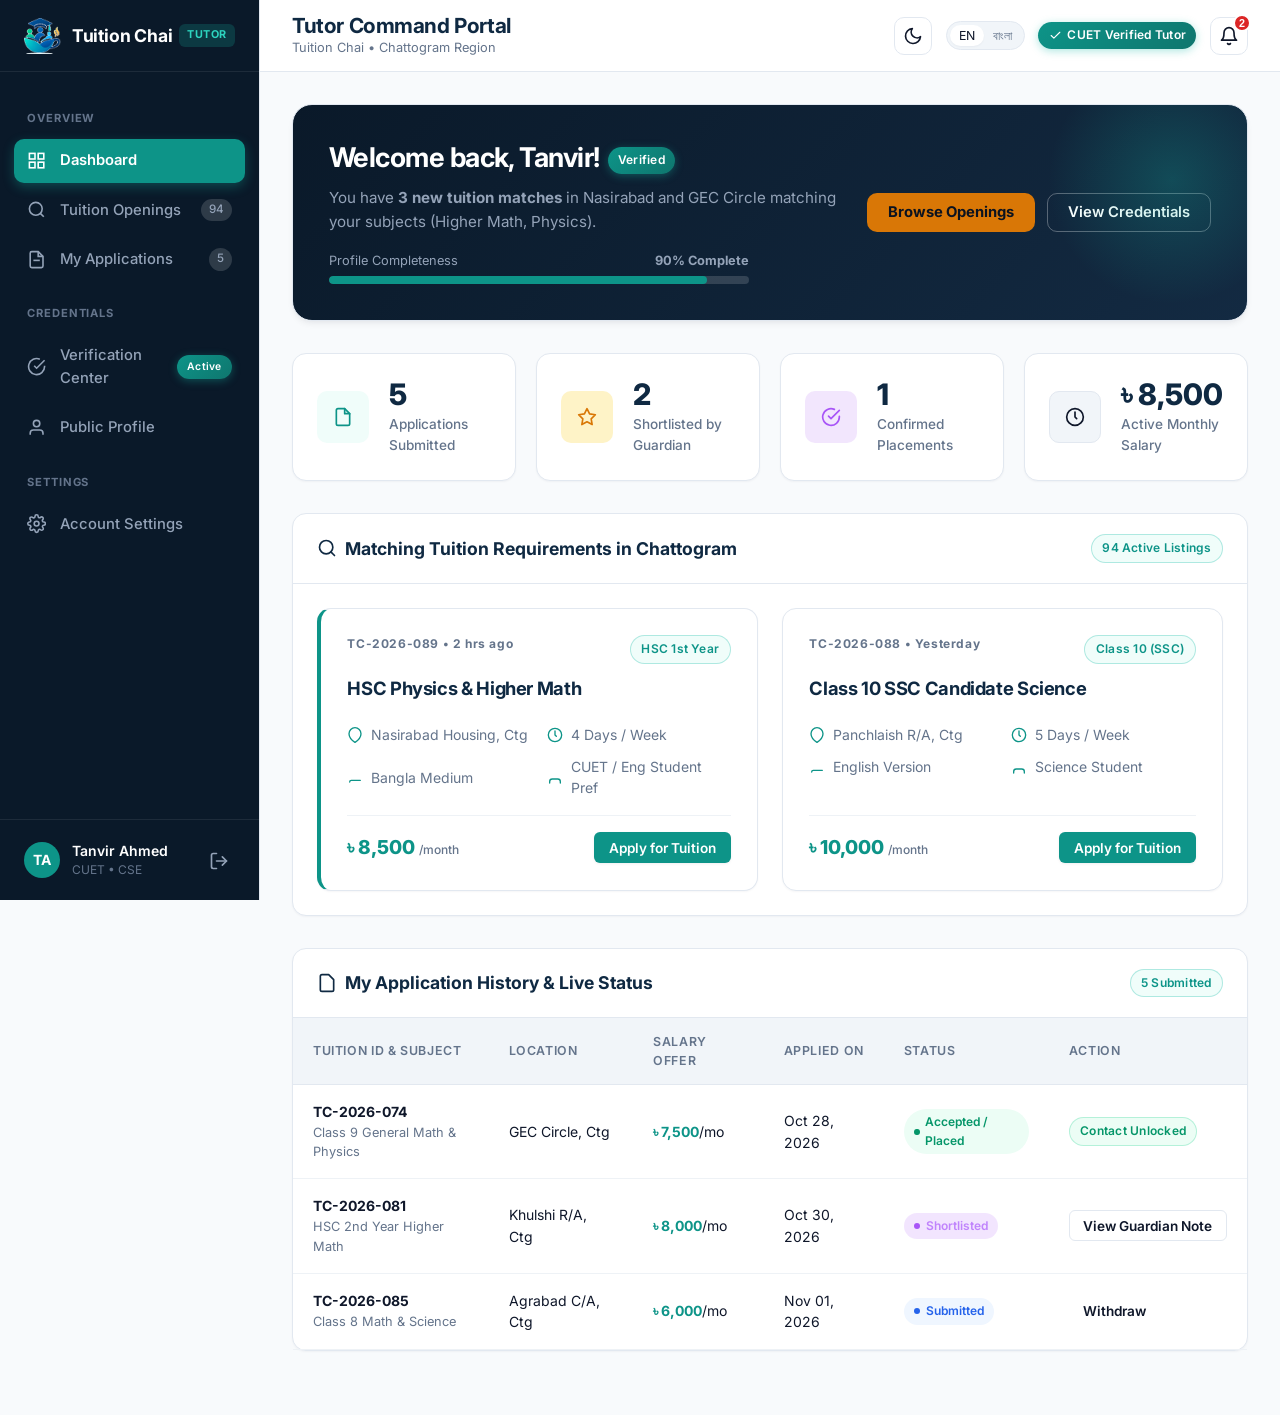
<file: tutor/dashboard.html>
<!DOCTYPE html>
<html lang="en">
<head>
  <meta charset="UTF-8">
  <meta name="viewport" content="width=device-width, initial-scale=1.0, viewport-fit=cover">
  <title>Tutor Dashboard | Tuition Chai</title>
  
  <link rel="icon" type="image/png" href="../assets/images/favicon.png">
  <link rel="stylesheet" href="../css/style.css">
  <link rel="stylesheet" href="../css/components.css">
  <link rel="stylesheet" href="../css/dashboard.css">
  <link rel="stylesheet" href="../css/responsive.css">
</head>
<body class="dashboard-layout has-bottom-nav">

  <!-- Mobile Backdrop -->
  <div class="sidebar-backdrop" id="sidebar-backdrop" onclick="toggleSidebar()"></div>

  <!-- ================= SIDEBAR ================= -->
  <aside class="dashboard-sidebar" id="dashboard-sidebar">
    <div class="sidebar-header">
      <a href="../index.html" class="sidebar-brand">
        <img src="../assets/images/logo-icon.png" alt="Tuition Chai">
        <span class="sidebar-brand-text">Tuition Chai</span>
      </a>
      <span class="sidebar-role-badge role-tutor">Tutor</span>
    </div>

    <nav class="sidebar-nav">
      <div class="nav-section-title">Overview</div>
      <a href="#overview" class="sidebar-link active" onclick="switchSection('overview', this)">
        <svg viewBox="0 0 24 24" fill="none" stroke="currentColor" stroke-width="2"><rect x="3" y="3" width="7" height="7"></rect><rect x="14" y="3" width="7" height="7"></rect><rect x="14" y="14" width="7" height="7"></rect><rect x="3" y="14" width="7" height="7"></rect></svg>
        Dashboard
      </a>
      <a href="#opportunities" class="sidebar-link" onclick="switchSection('opportunities', this)">
        <svg viewBox="0 0 24 24" fill="none" stroke="currentColor" stroke-width="2"><circle cx="11" cy="11" r="8"></circle><line x1="21" y1="21" x2="16.65" y2="16.65"></line></svg>
        Tuition Openings
        <span class="pill">94</span>
      </a>
      <a href="#applications" class="sidebar-link" onclick="switchSection('applications', this)">
        <svg viewBox="0 0 24 24" fill="none" stroke="currentColor" stroke-width="2"><path d="M14 2H6a2 2 0 0 0-2 2v16a2 2 0 0 0 2 2h12a2 2 0 0 0 2-2V8z"></path><polyline points="14 2 14 8 20 8"></polyline><line x1="16" y1="13" x2="8" y2="13"></line></svg>
        My Applications
        <span class="pill">5</span>
      </a>

      <div class="nav-section-title">Credentials</div>
      <a href="#verification" class="sidebar-link" onclick="openVerificationModal()">
        <svg viewBox="0 0 24 24" fill="none" stroke="currentColor" stroke-width="2"><path d="M22 11.08V12a10 10 0 1 1-5.93-9.14"></path><polyline points="22 4 12 14.01 9 11.01"></polyline></svg>
        Verification Center
        <span class="badge badge-verified" style="font-size: 0.65rem;">Active</span>
      </a>
      <a href="#profile" class="sidebar-link" onclick="switchSection('profile', this)">
        <svg viewBox="0 0 24 24" fill="none" stroke="currentColor" stroke-width="2"><path d="M20 21v-2a4 4 0 0 0-4-4H8a4 4 0 0 0-4 4v2"></path><circle cx="12" cy="7" r="4"></circle></svg>
        Public Profile
      </a>

      <div class="nav-section-title">Settings</div>
      <a href="#settings" class="sidebar-link" onclick="switchSection('settings', this)">
        <svg viewBox="0 0 24 24" fill="none" stroke="currentColor" stroke-width="2"><circle cx="12" cy="12" r="3"></circle><path d="M19.4 15a1.65 1.65 0 0 0 .33 1.82l.06.06a2 2 0 0 1 0 2.83 2 2 0 0 1-2.83 0l-.06-.06a1.65 1.65 0 0 0-1.82-.33 1.65 1.65 0 0 0-1 1.51V21a2 2 0 0 1-2 2 2 2 0 0 1-2-2v-.09A1.65 1.65 0 0 0 9 19.4a1.65 1.65 0 0 0-1.82.33l-.06.06a2 2 0 0 1-2.83 0 2 2 0 0 1 0-2.83l.06-.06a1.65 1.65 0 0 0 .33-1.82 1.65 1.65 0 0 0-1.51-1H3a2 2 0 0 1-2-2 2 2 0 0 1 2-2h.09A1.65 1.65 0 0 0 4.6 9a1.65 1.65 0 0 0-.33-1.82l-.06-.06a2 2 0 0 1 0-2.83 2 2 0 0 1 2.83 0l.06.06a1.65 1.65 0 0 0 1.82.33H9a1.65 1.65 0 0 0 1-1.51V3a2 2 0 0 1 2-2 2 2 0 0 1 2 2v.09a1.65 1.65 0 0 0 1 1.51 1.65 1.65 0 0 0 1.82-.33l.06-.06a2 2 0 0 1 2.83 0 2 2 0 0 1 0 2.83l-.06.06a1.65 1.65 0 0 0-.33 1.82V9a1.65 1.65 0 0 0 1.51 1H21a2 2 0 0 1 2 2 2 2 0 0 1-2 2h-.09a1.65 1.65 0 0 0-1.51 1z"></path></svg>
        Account Settings
      </a>
    </nav>

    <div class="sidebar-footer">
      <div class="user-avatar-sm" style="background-color: var(--color-primary-teal);">TA</div>
      <div class="user-info-sm">
        <div class="user-name-sm">Tanvir Ahmed</div>
        <div class="user-email-sm">CUET • CSE</div>
      </div>
      <a href="../login.html" class="sidebar-logout" title="Log Out">
        <svg class="icon" viewBox="0 0 24 24"><path d="M9 21H5a2 2 0 0 1-2-2V5a2 2 0 0 1 2-2h4"></path><polyline points="16 17 21 12 16 7"></polyline><line x1="21" y1="12" x2="9" y2="12"></line></svg>
      </a>
    </div>
  </aside>

  <!-- ================= MAIN CONTENT WRAPPER ================= -->
  <div class="dashboard-main">
    
    <!-- Topbar -->
    <header class="dashboard-topbar">
      <div class="topbar-left">
        <button class="mobile-menu-btn" onclick="toggleSidebar()" aria-label="Toggle Menu">
          <svg class="icon" viewBox="0 0 24 24"><path d="M4 6h16M4 12h16M4 18h16"></path></svg>
        </button>
        <div>
          <h1 class="page-title">Tutor Command Portal</h1>
          <div class="page-breadcrumb">Tuition Chai • Chattogram Region</div>
        </div>
      </div>

      <div class="topbar-right">
        <!-- Theme Toggle -->
        <button type="button" class="theme-toggle-btn" aria-label="Toggle Theme">
          <svg class="icon icon-moon" viewBox="0 0 24 24"><path d="M21 12.79A9 9 0 1 1 11.21 3 7 7 0 0 0 21 12.79z"></path></svg>
          <svg class="icon icon-sun" viewBox="0 0 24 24"><circle cx="12" cy="12" r="5"></circle><line x1="12" y1="1" x2="12" y2="3"></line><line x1="12" y1="21" x2="12" y2="23"></line><line x1="4.22" y1="4.22" x2="5.64" y2="5.64"></line><line x1="18.36" y1="18.36" x2="19.78" y2="19.78"></line><line x1="1" y1="12" x2="3" y2="12"></line><line x1="21" y1="12" x2="23" y2="12"></line><line x1="4.22" y1="19.78" x2="5.64" y2="18.36"></line><line x1="18.36" y1="5.64" x2="19.78" y2="4.22"></line></svg>
        </button>

        <!-- Bilingual Switcher -->
        <div class="lang-switcher">
          <button type="button" class="lang-btn lang-btn-en active">EN</button>
          <button type="button" class="lang-btn lang-btn-bn">বাংলা</button>
        </div>

        <span class="badge badge-verified">
          <svg class="icon" style="width: 13px; height: 13px;" viewBox="0 0 24 24"><polyline points="20 6 9 17 4 12"></polyline></svg>
          CUET Verified Tutor
        </span>

        <button class="topbar-action-btn" onclick="openNotificationDrawer()" aria-label="Notifications">
          <svg class="icon" viewBox="0 0 24 24"><path d="M18 8A6 6 0 0 0 6 8c0 7-3 9-3 9h18s-3-2-3-9"></path><path d="M13.73 21a2 2 0 0 1-3.46 0"></path></svg>
          <span class="notif-badge">2</span>
        </button>
      </div>
    </header>

    <!-- Main Workspace -->
    <main class="dashboard-content">
      
      <!-- Welcome Banner with Profile Completion Bar -->
      <section class="welcome-banner">
        <div class="welcome-text" style="flex: 1;">
          <div style="display: flex; align-items: center; gap: 0.5rem; margin-bottom: 0.35rem;">
            <h2>Welcome back, Tanvir!</h2>
            <span class="badge badge-verified">Verified</span>
          </div>
          <p>You have <strong>3 new tuition matches</strong> in Nasirabad and GEC Circle matching your subjects (Higher Math, Physics).</p>
          
          <div class="progress-container" style="max-width: 420px;">
            <div class="progress-header">
              <span>Profile Completeness</span>
              <strong>90% Complete</strong>
            </div>
            <div class="progress-bar-bg">
              <div class="progress-bar-fill" style="width: 90%;"></div>
            </div>
          </div>
        </div>
        <div class="welcome-actions">
          <a href="#opportunities" class="btn btn-amber">Browse Openings</a>
          <button class="btn btn-outline" style="color: #fff; border-color: rgba(255,255,255,0.3);" onclick="openVerificationModal()">View Credentials</button>
        </div>
      </section>

      <!-- Key Metrics -->
      <section class="dashboard-stats-grid">
        <div class="stat-card">
          <div class="stat-icon teal">
            <svg class="icon" viewBox="0 0 24 24"><path d="M14 2H6a2 2 0 0 0-2 2v16a2 2 0 0 0 2 2h12a2 2 0 0 0 2-2V8z"></path><polyline points="14 2 14 8 20 8"></polyline></svg>
          </div>
          <div>
            <div class="stat-value">5</div>
            <div class="stat-label">Applications Submitted</div>
          </div>
        </div>

        <div class="stat-card">
          <div class="stat-icon amber">
            <svg class="icon" viewBox="0 0 24 24"><polygon points="12 2 15.09 8.26 22 9.27 17 14.14 18.18 21.02 12 17.77 5.82 21.02 7 14.14 2 9.27 8.91 8.26 12 2"></polygon></svg>
          </div>
          <div>
            <div class="stat-value">2</div>
            <div class="stat-label">Shortlisted by Guardian</div>
          </div>
        </div>

        <div class="stat-card">
          <div class="stat-icon purple">
            <svg class="icon" viewBox="0 0 24 24"><path d="M22 11.08V12a10 10 0 1 1-5.93-9.14"></path><polyline points="22 4 12 14.01 9 11.01"></polyline></svg>
          </div>
          <div>
            <div class="stat-value">1</div>
            <div class="stat-label">Confirmed Placements</div>
          </div>
        </div>

        <div class="stat-card">
          <div class="stat-icon navy">
            <svg class="icon" viewBox="0 0 24 24"><circle cx="12" cy="12" r="10"></circle><polyline points="12 6 12 12 14 14"></polyline></svg>
          </div>
          <div>
            <div class="stat-value">৳ 8,500</div>
            <div class="stat-label">Active Monthly Salary</div>
          </div>
        </div>
      </section>

      <!-- Section: Available Tuition Openings in Chattogram -->
      <section class="panel" style="margin-bottom: 2rem;" id="opportunities-panel">
        <div class="panel-header">
          <div class="panel-title">
            <svg class="icon" viewBox="0 0 24 24"><circle cx="11" cy="11" r="8"></circle><line x1="21" y1="21" x2="16.65" y2="16.65"></line></svg>
            Matching Tuition Requirements in Chattogram
          </div>
          <span class="badge badge-teal">94 Active Listings</span>
        </div>
        <div class="panel-body" style="padding: 1.5rem;">
          
          <div style="display: grid; grid-template-columns: 1fr 1fr; gap: 1.5rem;" class="grid-equal">
            
            <!-- Opening 1 -->
            <div class="tuition-card featured">
              <div class="tuition-top">
                <span class="tuition-id">TC-2026-089 • 2 hrs ago</span>
                <span class="badge badge-teal">HSC 1st Year</span>
              </div>
              <h3 class="tuition-title">HSC Physics & Higher Math</h3>
              <div class="tuition-meta-grid">
                <div class="meta-item">
                  <svg class="icon" viewBox="0 0 24 24"><path d="M21 10c0 7-9 13-9 13s-9-6-9-13a9 9 0 0 1 18 0z"></path></svg>
                  <span>Nasirabad Housing, Ctg</span>
                </div>
                <div class="meta-item">
                  <svg class="icon" viewBox="0 0 24 24"><circle cx="12" cy="12" r="10"></circle><polyline points="12 6 12 12 14 14"></polyline></svg>
                  <span>4 Days / Week</span>
                </div>
                <div class="meta-item">
                  <svg class="icon" viewBox="0 0 24 24"><path d="M4 19.5A2.5 2.5 0 0 1 6.5 17H20"></path></svg>
                  <span>Bangla Medium</span>
                </div>
                <div class="meta-item">
                  <svg class="icon" viewBox="0 0 24 24"><path d="M20 21v-2a4 4 0 0 0-4-4H8a4 4 0 0 0-4 4v2"></path></svg>
                  <span>CUET / Eng Student Pref</span>
                </div>
              </div>
              <div class="tuition-footer">
                <div class="tuition-budget">
                  ৳ 8,500 <span>/month</span>
                </div>
                <button class="btn btn-sm btn-primary" onclick="openApplyModal('TC-2026-089', 'HSC Physics & Higher Math (Nasirabad)', 8500)">
                  Apply for Tuition
                </button>
              </div>
            </div>

            <!-- Opening 2 -->
            <div class="tuition-card">
              <div class="tuition-top">
                <span class="tuition-id">TC-2026-088 • Yesterday</span>
                <span class="badge badge-teal">Class 10 (SSC)</span>
              </div>
              <h3 class="tuition-title">Class 10 SSC Candidate Science</h3>
              <div class="tuition-meta-grid">
                <div class="meta-item">
                  <svg class="icon" viewBox="0 0 24 24"><path d="M21 10c0 7-9 13-9 13s-9-6-9-13a9 9 0 0 1 18 0z"></path></svg>
                  <span>Panchlaish R/A, Ctg</span>
                </div>
                <div class="meta-item">
                  <svg class="icon" viewBox="0 0 24 24"><circle cx="12" cy="12" r="10"></circle><polyline points="12 6 12 12 14 14"></polyline></svg>
                  <span>5 Days / Week</span>
                </div>
                <div class="meta-item">
                  <svg class="icon" viewBox="0 0 24 24"><path d="M4 19.5A2.5 2.5 0 0 1 6.5 17H20"></path></svg>
                  <span>English Version</span>
                </div>
                <div class="meta-item">
                  <svg class="icon" viewBox="0 0 24 24"><path d="M20 21v-2a4 4 0 0 0-4-4H8a4 4 0 0 0-4 4v2"></path></svg>
                  <span>Science Student</span>
                </div>
              </div>
              <div class="tuition-footer">
                <div class="tuition-budget">
                  ৳ 10,000 <span>/month</span>
                </div>
                <button class="btn btn-sm btn-primary" onclick="openApplyModal('TC-2026-088', 'Class 10 SSC Science (Panchlaish)', 10000)">
                  Apply for Tuition
                </button>
              </div>
            </div>

          </div>

        </div>
      </section>

      <!-- Section: My Application Tracking -->
      <section class="panel" style="margin-bottom: 2rem;" id="applications-panel">
        <div class="panel-header">
          <div class="panel-title">
            <svg class="icon" viewBox="0 0 24 24"><path d="M14 2H6a2 2 0 0 0-2 2v16a2 2 0 0 0 2 2h12a2 2 0 0 0 2-2V8z"></path></svg>
            My Application History & Live Status
          </div>
          <span class="badge badge-teal">5 Submitted</span>
        </div>
        <div class="panel-body" style="padding: 0;">
          <div class="table-responsive">
            <table class="data-table">
              <thead>
                <tr>
                  <th>Tuition ID & Subject</th>
                  <th>Location</th>
                  <th>Salary Offer</th>
                  <th>Applied On</th>
                  <th>Status</th>
                  <th>Action</th>
                </tr>
              </thead>
              <tbody>
                <tr>
                  <td>
                    <div style="font-weight: 700;">TC-2026-074</div>
                    <div style="font-size: 0.8rem; color: var(--color-text-muted);">Class 9 General Math & Physics</div>
                  </td>
                  <td>GEC Circle, Ctg</td>
                  <td><span style="font-weight: 700; color: var(--color-primary-teal);">৳ 7,500</span>/mo</td>
                  <td>Oct 28, 2026</td>
                  <td><span class="status-pill accepted">Accepted / Placed</span></td>
                  <td>
                    <span class="badge badge-success">Contact Unlocked</span>
                  </td>
                </tr>

                <tr>
                  <td>
                    <div style="font-weight: 700;">TC-2026-081</div>
                    <div style="font-size: 0.8rem; color: var(--color-text-muted);">HSC 2nd Year Higher Math</div>
                  </td>
                  <td>Khulshi R/A, Ctg</td>
                  <td><span style="font-weight: 700; color: var(--color-primary-teal);">৳ 8,000</span>/mo</td>
                  <td>Oct 30, 2026</td>
                  <td><span class="status-pill shortlisted">Shortlisted</span></td>
                  <td>
                    <button class="btn btn-sm btn-outline" onclick="showInterviewDetails('TC-2026-081')">View Guardian Note</button>
                  </td>
                </tr>

                <tr>
                  <td>
                    <div style="font-weight: 700;">TC-2026-085</div>
                    <div style="font-size: 0.8rem; color: var(--color-text-muted);">Class 8 Math & Science</div>
                  </td>
                  <td>Agrabad C/A, Ctg</td>
                  <td><span style="font-weight: 700; color: var(--color-primary-teal);">৳ 6,000</span>/mo</td>
                  <td>Nov 01, 2026</td>
                  <td><span class="status-pill submitted">Submitted</span></td>
                  <td>
                    <button class="btn btn-sm btn-ghost" onclick="withdrawApplication('TC-2026-085')">Withdraw</button>
                  </td>
                </tr>
              </tbody>
            </table>
          </div>
        </div>
      </section>

    </main>
  </div>

  <!-- ================= APPLY MODAL ================= -->
  <div class="modal-overlay" id="apply-modal">
    <div class="modal-box">
      <div class="modal-header">
        <h3 class="modal-title">Apply for Tuition</h3>
        <button class="modal-close" data-modal-close aria-label="Close">&times;</button>
      </div>

      <form id="apply-form" onsubmit="submitTuitionApplication(event)">
        <div class="modal-body">
          <div style="background-color: var(--color-bg-subtle); border-radius: var(--radius-md); padding: 1rem; margin-bottom: 1.25rem;">
            <div style="font-size: 0.8rem; color: var(--color-text-muted); font-weight: 700;" id="apply-tuition-id">TC-2026-089</div>
            <div style="font-size: 1.1rem; font-weight: 700; color: var(--color-primary-navy);" id="apply-tuition-title">HSC Physics & Higher Math</div>
            <div style="font-size: 0.9rem; color: var(--color-primary-teal); font-weight: 700; margin-top: 0.25rem;" id="apply-tuition-budget">Monthly Budget: ৳ 8,500/month</div>
          </div>

          <div class="form-group">
            <label class="form-label" for="apply-message">Personalized Application Message <span class="required">*</span></label>
            <textarea id="apply-message" class="form-textarea" placeholder="Explain your teaching approach, board results, and why you are the best match for this student..." required></textarea>
            <div class="form-helper">Mention your university credentials and relevant teaching experience in Chattogram.</div>
          </div>

          <div class="form-group">
            <label class="form-label" for="apply-rate">Your Proposed Monthly Salary (BDT) <span class="required">*</span></label>
            <div class="input-group">
              <span class="input-prefix">৳</span>
              <input type="number" id="apply-rate" class="form-control" value="8500" required>
            </div>
          </div>

          <div style="font-size: 0.775rem; color: var(--color-text-muted);">
            🔒 Duplicate applications are automatically prevented by database constraints. You may withdraw anytime before guardian acceptance.
          </div>
        </div>
        <div class="modal-footer">
          <button type="button" class="btn btn-outline" data-modal-close>Cancel</button>
          <button type="submit" class="btn btn-primary">Submit Application</button>
        </div>
      </form>
    </div>
  </div>

  <!-- ================= VERIFICATION MODAL ================= -->
  <div class="modal-overlay" id="verification-modal">
    <div class="modal-box">
      <div class="modal-header">
        <h3 class="modal-title">Tutor Academic Verification Center</h3>
        <button class="modal-close" data-modal-close aria-label="Close">&times;</button>
      </div>
      <div class="modal-body">
        <div style="text-align: center; margin-bottom: 1.5rem;">
          <div style="width: 56px; height: 56px; border-radius: 50%; background: var(--color-teal-light); color: var(--color-primary-teal); display: flex; align-items: center; justify-content: center; margin: 0 auto 0.75rem;">
            <svg class="icon" style="width: 28px; height: 28px;" viewBox="0 0 24 24"><path d="M22 11.08V12a10 10 0 1 1-5.93-9.14"></path><polyline points="22 4 12 14.01 9 11.01"></polyline></svg>
          </div>
          <h4>Verified Academic Status</h4>
          <p style="font-size: 0.85rem;">Your credentials have been authenticated by the Tuition Chai team.</p>
        </div>

        <div style="display: flex; flex-direction: column; gap: 0.75rem;">
          <div style="display: flex; justify-content: space-between; align-items: center; padding: 0.75rem; background: var(--color-bg-subtle); border-radius: var(--radius-md);">
            <div>
              <div style="font-weight: 600; font-size: 0.875rem;">CUET Student Identity Card</div>
              <div style="font-size: 0.75rem; color: var(--color-text-muted);">Verified on Oct 15, 2026</div>
            </div>
            <span class="badge badge-success">Approved</span>
          </div>

          <div style="display: flex; justify-content: space-between; align-items: center; padding: 0.75rem; background: var(--color-bg-subtle); border-radius: var(--radius-md);">
            <div>
              <div style="font-weight: 600; font-size: 0.875rem;">HSC Board Transcript (Science)</div>
              <div style="font-size: 0.75rem; color: var(--color-text-muted);">GPA 5.00 Verified</div>
            </div>
            <span class="badge badge-success">Approved</span>
          </div>
        </div>
      </div>
      <div class="modal-footer">
        <button type="button" class="btn btn-outline" data-modal-close>Close</button>
      </div>
    </div>
  </div>

  <!-- Mobile Smartphone Bottom Navigation Bar -->
  <nav class="mobile-bottom-nav" aria-label="Mobile Navigation">
    <a href="#overview" class="mobile-bottom-item active" onclick="switchSection('overview', this)">
      <svg viewBox="0 0 24 24" fill="none" stroke="currentColor" stroke-width="2"><rect x="3" y="3" width="7" height="7"></rect><rect x="14" y="3" width="7" height="7"></rect><rect x="14" y="14" width="7" height="7"></rect><rect x="3" y="14" width="7" height="7"></rect></svg>
      <span>Overview</span>
    </a>
    <a href="#opportunities" class="mobile-bottom-item" onclick="switchSection('opportunities', this)">
      <svg viewBox="0 0 24 24" fill="none" stroke="currentColor" stroke-width="2"><circle cx="11" cy="11" r="8"></circle><line x1="21" y1="21" x2="16.65" y2="16.65"></line></svg>
      <span>Tuitions</span>
    </a>
    <a href="#applications" class="mobile-bottom-item" onclick="switchSection('applications', this)">
      <svg viewBox="0 0 24 24" fill="none" stroke="currentColor" stroke-width="2"><path d="M14 2H6a2 2 0 0 0-2 2v16a2 2 0 0 0 2 2h12a2 2 0 0 0 2-2V8z"></path><polyline points="14 2 14 8 20 8"></polyline></svg>
      <span>Applied</span>
    </a>
    <a href="javascript:void(0)" class="mobile-bottom-item" onclick="openVerificationModal()" style="color: var(--color-primary-teal);">
      <svg viewBox="0 0 24 24" fill="none" stroke="currentColor" stroke-width="2"><path d="M22 11.08V12a10 10 0 1 1-5.93-9.14"></path><polyline points="22 4 12 14.01 9 11.01"></polyline></svg>
      <span>Badge</span>
    </a>
    <a href="#settings" class="mobile-bottom-item" onclick="switchSection('settings', this)">
      <svg viewBox="0 0 24 24" fill="none" stroke="currentColor" stroke-width="2"><circle cx="12" cy="12" r="3"></circle><path d="M19.4 15a1.65 1.65 0 0 0 .33 1.82l.06.06a2 2 0 0 1 0 2.83 2 2 0 0 1-2.83 0l-.06-.06a1.65 1.65 0 0 0-1.82-.33 1.65 1.65 0 0 0-1 1.51V21a2 2 0 0 1-2 2 2 2 0 0 1-2-2v-.09A1.65 1.65 0 0 0 9 19.4a1.65 1.65 0 0 0-1.82.33l-.06.06a2 2 0 0 1 2.83 0 2 2 0 0 1 0-2.83l.06-.06a1.65 1.65 0 0 0 .33-1.82 1.65 1.65 0 0 0-1.51-1H3a2 2 0 0 1-2-2 2 2 0 0 1 2-2h.09A1.65 1.65 0 0 0 4.6 9a1.65 1.65 0 0 0-.33-1.82l-.06-.06a2 2 0 0 1 0-2.83 2 2 0 0 1 2.83 0l.06.06a1.65 1.65 0 0 0 1.82.33H9a1.65 1.65 0 0 0 1-1.51V3a2 2 0 0 1 2-2 2 2 0 0 1 2 2v.09a1.65 1.65 0 0 0 1 1.51 1.65 1.65 0 0 0 1.82-.33l.06-.06a2 2 0 0 1 2.83 0 2 2 0 0 1 0 2.83l-.06.06a1.65 1.65 0 0 0-.33 1.82V9a1.65 1.65 0 0 0 1.51 1H21a2 2 0 0 1 2 2 2 2 0 0 1-2 2h-.09a1.65 1.65 0 0 0-1.51 1z"></path></svg>
      <span>Settings</span>
    </a>
  </nav>

  <script src="../js/translations.js"></script>
  <script src="../js/app.js"></script>
  <script>
    function toggleSidebar() {
      const sb = document.getElementById('dashboard-sidebar');
      const bd = document.getElementById('sidebar-backdrop');
      sb.classList.toggle('open');
      bd.classList.toggle('show');
    }

    function switchSection(sectionId, linkEl) {
      document.querySelectorAll('.sidebar-link').forEach(l => l.classList.remove('active'));
      if (linkEl) linkEl.classList.add('active');
      window.TuitionChai.showToast('Navigated', 'Switched to ' + sectionId.replace('-', ' ').toUpperCase());
    }

    function openApplyModal(id, title, budget) {
      document.getElementById('apply-tuition-id').textContent = id;
      document.getElementById('apply-tuition-title').textContent = title;
      document.getElementById('apply-tuition-budget').textContent = 'Monthly Budget: ৳ ' + budget.toLocaleString('en-BD') + '/month';
      document.getElementById('apply-rate').value = budget;
      window.TuitionChai.openModal('apply-modal');
    }

    function submitTuitionApplication(e) {
      e.preventDefault();
      window.TuitionChai.closeModal('apply-modal');
      window.TuitionChai.showToast('Application Sent!', 'Guardian has been notified of your application. Status: Submitted.', 'success');
    }

    function withdrawApplication(id) {
      if (confirm('Are you sure you want to withdraw application ' + id + '?')) {
        window.TuitionChai.showToast('Application Withdrawn', id + ' has been withdrawn.', 'info');
      }
    }

    function showInterviewDetails(id) {
      alert('Guardian Note: "We would like to request an introductory trial class this Friday at 4:30 PM. Please confirm availability."');
    }

    function openVerificationModal() {
      window.TuitionChai.openModal('verification-modal');
    }

    function openNotificationDrawer() {
      window.TuitionChai.showToast('Notifications', '2 unread notifications: Application TC-2026-081 shortlisted by guardian.', 'info');
    }
  </script>
</body>
</html>
</file>
<file: css/style.css>
/* ==========================================================================
   TUITION CHAI - DESIGN SYSTEM & THEME ENGINE
   Brand: Learn • Teach • Grow Together (Chattogram, Bangladesh)
   Themes: Light Mode & Dark Mode (Futuristic Linear/Stripe aesthetic)
   Languages: English (Inter) & Bengali (Hind Siliguri)
   ========================================================================== */

@import url('https://fonts.googleapis.com/css2?family=Hind+Siliguri:wght@400;500;600;700&family=Inter:ital,wght@0,300;0,400;0,500;0,600;0,700;0,800;1,400&display=swap');

/* ================= THEME TOKENS ================= */
:root {
  /* LIGHT THEME (Default) */
  --color-bg-base: #F8FAFC;
  --color-bg-subtle: #F1F5F9;
  --color-bg-input: #FFFFFF;
  --color-card-bg: #FFFFFF;
  --color-card-hover: #FFFFFF;
  --color-header-bg: rgba(255, 255, 255, 0.92);
  --color-border: #E2E8F0;
  --color-border-subtle: #EEF2F6;
  --color-border-focus: #0D9488;
  
  --color-text-main: #0F172A;
  --color-text-muted: #64748B;
  --color-text-light: #94A3B8;
  --color-text-inverse: #FFFFFF;
  
  --color-primary-navy: #0F2942;
  --color-deep-navy: #0A1929;
  --color-navy-surface: #132A42;
  
  --color-primary-teal: #0D9488;
  --color-secondary-teal: #0F766E;
  --color-teal-light: #F0FDFA;
  --color-teal-glow: rgba(13, 148, 136, 0.22);
  
  --color-accent-amber: #D97706;
  --color-accent-amber-light: #FEF3C7;
  
  --color-status-success: #059669;
  --color-status-success-bg: #ECFDF5;
  --color-status-warning: #D97706;
  --color-status-warning-bg: #FFFBEB;
  --color-status-danger: #DC2626;
  --color-status-danger-bg: #FEF2F2;
  --color-status-info: #2563EB;
  --color-status-info-bg: #EFF6FF;

  /* Shadows (Light) */
  --shadow-xs: 0 1px 2px 0 rgba(15, 23, 42, 0.04);
  --shadow-sm: 0 1px 3px 0 rgba(15, 23, 42, 0.06), 0 1px 2px -1px rgba(15, 23, 42, 0.04);
  --shadow-md: 0 4px 6px -1px rgba(15, 23, 42, 0.06), 0 2px 4px -2px rgba(15, 23, 42, 0.04);
  --shadow-lg: 0 10px 15px -3px rgba(15, 23, 42, 0.06), 0 4px 6px -4px rgba(15, 23, 42, 0.03);
  --shadow-xl: 0 20px 25px -5px rgba(15, 23, 42, 0.07), 0 8px 10px -6px rgba(15, 23, 42, 0.03);
  --shadow-teal: 0 8px 20px -4px rgba(13, 148, 136, 0.25);

  /* Typography */
  --font-family-en: 'Inter', -apple-system, BlinkMacSystemFont, 'Segoe UI', Roboto, sans-serif;
  --font-family-bn: 'Hind Siliguri', 'Inter', -apple-system, sans-serif;
  --font-current: var(--font-family-en);

  /* Dimensions & Curves */
  --radius-sm: 6px;
  --radius-md: 10px;
  --radius-lg: 14px;
  --radius-xl: 20px;
  --radius-full: 9999px;
  --container-max: 1260px;
  --transition-fast: 0.15s ease;
  --transition-normal: 0.25s ease;
  --transition-smooth: 0.35s cubic-bezier(0.16, 1, 0.3, 1);
}

/* ================= DARK THEME ================= */
[data-theme="dark"] {
  --color-bg-base: #0B1320;
  --color-bg-subtle: #0F1B2C;
  --color-bg-input: #132237;
  --color-card-bg: #122136;
  --color-card-hover: #172B45;
  --color-header-bg: rgba(11, 19, 32, 0.88);
  --color-border: rgba(255, 255, 255, 0.09);
  --color-border-subtle: rgba(255, 255, 255, 0.05);
  --color-border-focus: #14B8A6;
  
  --color-text-main: #F8FAFC;
  --color-text-muted: #94A3B8;
  --color-text-light: #64748B;
  --color-text-inverse: #0B1320;
  
  --color-primary-navy: #F8FAFC;
  --color-deep-navy: #070D17;
  --color-navy-surface: #101E31;
  
  --color-primary-teal: #14B8A6;
  --color-secondary-teal: #2DD4BF;
  --color-teal-light: rgba(20, 184, 166, 0.14);
  --color-teal-glow: rgba(20, 184, 166, 0.35);
  
  --color-accent-amber: #FBBF24;
  --color-accent-amber-light: rgba(245, 158, 11, 0.15);
  
  --color-status-success: #34D399;
  --color-status-success-bg: rgba(16, 185, 129, 0.14);
  --color-status-warning: #FBBF24;
  --color-status-warning-bg: rgba(245, 158, 11, 0.14);
  --color-status-danger: #F87171;
  --color-status-danger-bg: rgba(239, 68, 68, 0.14);
  --color-status-info: #60A5FA;
  --color-status-info-bg: rgba(59, 130, 246, 0.14);

  --shadow-xs: 0 1px 2px 0 rgba(0, 0, 0, 0.3);
  --shadow-sm: 0 1px 3px 0 rgba(0, 0, 0, 0.4);
  --shadow-md: 0 4px 6px -1px rgba(0, 0, 0, 0.5);
  --shadow-lg: 0 10px 15px -3px rgba(0, 0, 0, 0.6);
  --shadow-xl: 0 20px 25px -5px rgba(0, 0, 0, 0.7);
  --shadow-teal: 0 8px 20px -4px rgba(20, 184, 166, 0.35);
}

/* Language font mode */
body.lang-bn {
  --font-current: var(--font-family-bn);
  font-family: var(--font-family-bn);
}

/* ================= RESET ================= */
*, *::before, *::after {
  box-sizing: border-box;
  margin: 0;
  padding: 0;
  -webkit-tap-highlight-color: transparent;
}

html {
  font-size: 16px;
  scroll-behavior: smooth;
  -webkit-font-smoothing: antialiased;
  -moz-osx-font-smoothing: grayscale;
  text-size-adjust: 100%;
  -webkit-text-size-adjust: 100%;
}

body {
  font-family: var(--font-current);
  background-color: var(--color-bg-base);
  color: var(--color-text-main);
  line-height: 1.55;
  min-height: 100vh;
  display: flex;
  flex-direction: column;
  overflow-x: hidden;
  transition: background-color var(--transition-normal), color var(--transition-normal);
  touch-action: manipulation;
}

/* Headings */
h1, h2, h3, h4, h5, h6 {
  color: var(--color-primary-navy);
  font-weight: 700;
  line-height: 1.22;
  letter-spacing: -0.02em;
}

h1 { font-size: 2.6rem; }
h2 { font-size: 2.1rem; }
h3 { font-size: 1.45rem; }
h4 { font-size: 1.15rem; }
h5 { font-size: 1rem; }
h6 { font-size: 0.875rem; }

p {
  color: var(--color-text-muted);
  font-size: 0.975rem;
  line-height: 1.6;
}

a {
  color: var(--color-primary-teal);
  text-decoration: none;
  transition: color var(--transition-fast);
}

a:hover {
  color: var(--color-secondary-teal);
}

img, svg {
  display: block;
  max-width: 100%;
}

/* Containers */
.container {
  width: 100%;
  max-width: var(--container-max);
  margin-left: auto;
  margin-right: auto;
  padding-left: 1.5rem;
  padding-right: 1.5rem;
}

.container-narrow {
  max-width: 900px;
}

/* ================= BUTTONS ================= */
.btn {
  display: inline-flex;
  align-items: center;
  justify-content: center;
  gap: 0.5rem;
  font-family: inherit;
  font-weight: 600;
  font-size: 0.925rem;
  padding: 0.625rem 1.25rem;
  border-radius: var(--radius-md);
  border: 1px solid transparent;
  cursor: pointer;
  transition: all var(--transition-fast);
  white-space: nowrap;
  user-select: none;
  line-height: 1.2;
}

.btn:active {
  transform: translateY(1px);
}

.btn-primary {
  background-color: var(--color-primary-teal);
  color: #FFFFFF;
  box-shadow: var(--shadow-sm);
}

.btn-primary:hover {
  background-color: var(--color-secondary-teal);
  color: #FFFFFF;
  box-shadow: var(--shadow-teal);
}

.btn-navy {
  background-color: var(--color-deep-navy);
  color: #FFFFFF;
  border: 1px solid var(--color-border);
}

.btn-navy:hover {
  background-color: var(--color-navy-surface);
  color: #FFFFFF;
  box-shadow: var(--shadow-md);
}

.btn-outline {
  background-color: transparent;
  border-color: var(--color-border);
  color: var(--color-text-main);
}

.btn-outline:hover {
  border-color: var(--color-primary-teal);
  color: var(--color-primary-teal);
  background-color: var(--color-teal-light);
}

.btn-ghost {
  background-color: transparent;
  color: var(--color-text-main);
}

.btn-ghost:hover {
  background-color: var(--color-bg-subtle);
  color: var(--color-primary-teal);
}

.btn-amber {
  background-color: var(--color-accent-amber);
  color: #0B1320;
  font-weight: 700;
}

.btn-amber:hover {
  filter: brightness(1.1);
}

.btn-sm {
  padding: 0.4rem 0.85rem;
  font-size: 0.85rem;
  border-radius: var(--radius-sm);
}

.btn-lg {
  padding: 0.8rem 1.75rem;
  font-size: 1.025rem;
  border-radius: var(--radius-md);
}

.btn-pill {
  border-radius: var(--radius-full);
}

/* ================= BADGES ================= */
.badge {
  display: inline-flex;
  align-items: center;
  gap: 0.35rem;
  font-size: 0.75rem;
  font-weight: 600;
  padding: 0.25rem 0.65rem;
  border-radius: var(--radius-full);
  letter-spacing: 0.02em;
}

.badge-teal {
  background-color: var(--color-teal-light);
  color: var(--color-primary-teal);
  border: 1px solid rgba(20, 184, 166, 0.3);
}

.badge-navy {
  background-color: var(--color-bg-subtle);
  color: var(--color-text-main);
  border: 1px solid var(--color-border);
}

.badge-success {
  background-color: var(--color-status-success-bg);
  color: var(--color-status-success);
  border: 1px solid rgba(52, 211, 153, 0.3);
}

.badge-warning {
  background-color: var(--color-status-warning-bg);
  color: var(--color-status-warning);
  border: 1px solid rgba(251, 191, 36, 0.3);
}

.badge-danger {
  background-color: var(--color-status-danger-bg);
  color: var(--color-status-danger);
  border: 1px solid rgba(248, 113, 113, 0.3);
}

.badge-verified {
  background: linear-gradient(135deg, var(--color-primary-teal), var(--color-secondary-teal));
  color: #FFFFFF;
  box-shadow: 0 2px 8px rgba(20, 184, 166, 0.35);
}

/* ================= NAVBAR (PERFECTLY SCALED) ================= */
.site-header {
  position: sticky;
  top: 0;
  z-index: 1000;
  background-color: var(--color-header-bg);
  backdrop-filter: blur(16px);
  -webkit-backdrop-filter: blur(16px);
  border-bottom: 1px solid var(--color-border);
  transition: all var(--transition-fast);
}

.site-header.scrolled {
  box-shadow: var(--shadow-sm);
}

.navbar {
  display: flex;
  align-items: center;
  justify-content: space-between;
  height: 72px;
  gap: 1.5rem;
}

.nav-brand {
  display: flex;
  align-items: center;
  gap: 0.75rem;
  text-decoration: none;
  flex-shrink: 0;
}

.nav-brand img {
  height: 44px;
  width: auto;
  object-fit: contain;
}

[data-theme="dark"] .nav-brand img {
  filter: brightness(1.15);
}

.nav-links {
  display: flex;
  align-items: center;
  gap: 1.75rem;
  list-style: none;
  margin: 0;
  padding: 0;
}

/* CRITICAL FIX: Ensure mobile actions are NEVER displayed on desktop */
.mobile-actions {
  display: none !important;
}

.nav-link {
  font-size: 0.925rem;
  font-weight: 500;
  color: var(--color-text-main);
  position: relative;
  transition: color var(--transition-fast);
  padding: 0.35rem 0;
  white-space: nowrap;
}

.nav-link:hover,
.nav-link.active {
  color: var(--color-primary-teal);
}

.nav-link.active::after {
  content: '';
  position: absolute;
  bottom: -4px;
  left: 0;
  width: 100%;
  height: 2px;
  background-color: var(--color-primary-teal);
  border-radius: 2px;
}

.nav-actions {
  display: flex;
  align-items: center;
  gap: 0.75rem;
  flex-shrink: 0;
}

/* Theme Toggle Button (Light/Dark) */
.theme-toggle-btn {
  display: inline-flex;
  align-items: center;
  justify-content: center;
  width: 38px;
  height: 38px;
  border-radius: var(--radius-md);
  border: 1px solid var(--color-border);
  background-color: var(--color-card-bg);
  color: var(--color-text-main);
  cursor: pointer;
  transition: all var(--transition-fast);
}

.theme-toggle-btn:hover {
  border-color: var(--color-primary-teal);
  color: var(--color-primary-teal);
  background-color: var(--color-teal-light);
}

.theme-toggle-btn .icon-moon {
  display: block;
}
.theme-toggle-btn .icon-sun {
  display: none;
}

[data-theme="dark"] .theme-toggle-btn .icon-moon {
  display: none;
}
[data-theme="dark"] .theme-toggle-btn .icon-sun {
  display: block;
  color: var(--color-accent-amber);
}

/* Language Switcher */
.lang-switcher {
  display: inline-flex;
  align-items: center;
  background-color: var(--color-bg-subtle);
  border: 1px solid var(--color-border);
  border-radius: var(--radius-full);
  padding: 3px;
  cursor: pointer;
  user-select: none;
  font-size: 0.8rem;
  font-weight: 600;
}

.lang-btn {
  padding: 3px 9px;
  border-radius: var(--radius-full);
  background: transparent;
  border: none;
  color: var(--color-text-muted);
  cursor: pointer;
  transition: all var(--transition-fast);
  font-family: inherit;
  font-size: 0.775rem;
}

.lang-btn.active {
  background-color: var(--color-card-bg);
  color: var(--color-text-main);
  box-shadow: var(--shadow-xs);
}

/* Mobile Nav Toggle */
.mobile-toggle {
  display: none;
  background: none;
  border: none;
  font-size: 1.5rem;
  color: var(--color-text-main);
  cursor: pointer;
  padding: 0.5rem;
  border-radius: var(--radius-sm);
}

/* ================= FOOTER ================= */
.site-footer {
  background-color: var(--color-deep-navy);
  color: #94A3B8;
  padding-top: 4.5rem;
  padding-bottom: 2rem;
  margin-top: auto;
  border-top: 1px solid var(--color-border);
}

.footer-grid {
  display: grid;
  grid-template-columns: 1.8fr 1fr 1fr 1.2fr;
  gap: 3rem;
  margin-bottom: 3.5rem;
}

.footer-brand img {
  height: 48px;
  width: auto;
  margin-bottom: 1.25rem;
  filter: brightness(1.1);
}

.footer-brand p {
  color: #94A3B8;
  font-size: 0.925rem;
  line-height: 1.65;
  margin-bottom: 1.5rem;
  max-width: 320px;
}

.footer-socials {
  display: flex;
  gap: 0.75rem;
}

.social-link {
  display: inline-flex;
  align-items: center;
  justify-content: center;
  width: 38px;
  height: 38px;
  border-radius: var(--radius-md);
  background-color: rgba(255, 255, 255, 0.05);
  color: #CBD5E1;
  transition: all var(--transition-fast);
  border: 1px solid rgba(255, 255, 255, 0.08);
}

.social-link:hover {
  background-color: var(--color-primary-teal);
  color: #FFFFFF;
  transform: translateY(-2px);
}

.footer-heading {
  color: #FFFFFF;
  font-size: 1rem;
  font-weight: 600;
  margin-bottom: 1.25rem;
  letter-spacing: -0.01em;
}

.footer-links {
  list-style: none;
  display: flex;
  flex-direction: column;
  gap: 0.75rem;
}

.footer-links a {
  color: #94A3B8;
  font-size: 0.925rem;
  transition: color var(--transition-fast);
}

.footer-links a:hover {
  color: var(--color-primary-teal);
  padding-left: 3px;
}

.footer-contact-item {
  display: flex;
  align-items: flex-start;
  gap: 0.75rem;
  color: #94A3B8;
  font-size: 0.925rem;
  margin-bottom: 0.9rem;
}

.footer-contact-item svg {
  flex-shrink: 0;
  color: var(--color-primary-teal);
  margin-top: 3px;
}

.footer-bottom {
  padding-top: 2rem;
  border-top: 1px solid rgba(255, 255, 255, 0.08);
  display: flex;
  justify-content: space-between;
  align-items: center;
  font-size: 0.875rem;
  color: #64748B;
}

.footer-bottom a {
  color: #94A3B8;
}

.footer-bottom a:hover {
  color: #FFFFFF;
}

/* ================= COMMON SECTIONS ================= */
.section {
  padding: 5rem 0;
}

.section-subtle {
  background-color: var(--color-bg-subtle);
}

.section-white {
  background-color: var(--color-bg-base);
}

.section-header {
  text-align: center;
  max-width: 680px;
  margin: 0 auto 3.5rem;
}

.section-subtitle {
  display: inline-block;
  font-size: 0.8rem;
  font-weight: 700;
  text-transform: uppercase;
  letter-spacing: 0.08em;
  color: var(--color-primary-teal);
  margin-bottom: 0.75rem;
}

.section-title {
  margin-bottom: 1rem;
}

.section-desc {
  font-size: 1.05rem;
}

/* SVG Helpers */
.icon {
  width: 1.25rem;
  height: 1.25rem;
  stroke-width: 2;
  stroke: currentColor;
  fill: none;
  stroke-linecap: round;
  stroke-linejoin: round;
  display: inline-block;
  vertical-align: middle;
}
</file>
<file: css/components.css>
/* ==========================================================================
   TUITION CHAI - REUSABLE UI COMPONENTS (THEMED)
   Light Mode & Dark Mode Compatible
   ========================================================================== */

/* Cards Base */
.card {
  background-color: var(--color-card-bg);
  border: 1px solid var(--color-border);
  border-radius: var(--radius-lg);
  padding: 1.75rem;
  transition: all var(--transition-normal);
  position: relative;
  box-shadow: var(--shadow-xs);
}

.card-hover:hover {
  transform: translateY(-4px);
  border-color: rgba(20, 184, 166, 0.45);
  box-shadow: var(--shadow-lg);
}

.card-compact {
  padding: 1.25rem;
}

/* Stat Counter Card */
.stat-card {
  background: var(--color-card-bg);
  border: 1px solid var(--color-border);
  border-radius: var(--radius-lg);
  padding: 1.5rem;
  display: flex;
  align-items: center;
  gap: 1.25rem;
  box-shadow: var(--shadow-xs);
  transition: all var(--transition-fast);
}

.stat-card:hover {
  border-color: var(--color-primary-teal);
  box-shadow: var(--shadow-sm);
}

.stat-icon {
  width: 52px;
  height: 52px;
  border-radius: var(--radius-md);
  display: flex;
  align-items: center;
  justify-content: center;
  flex-shrink: 0;
}

.stat-icon.teal {
  background-color: var(--color-teal-light);
  color: var(--color-primary-teal);
}

.stat-icon.navy {
  background-color: var(--color-bg-subtle);
  color: var(--color-text-main);
  border: 1px solid var(--color-border);
}

.stat-icon.amber {
  background-color: var(--color-accent-amber-light);
  color: var(--color-accent-amber);
}

.stat-icon.purple {
  background-color: rgba(147, 51, 234, 0.12);
  color: #A855F7;
}

.stat-value {
  font-size: 1.85rem;
  font-weight: 800;
  color: var(--color-primary-navy);
  line-height: 1.1;
  margin-bottom: 0.2rem;
}

.stat-label {
  font-size: 0.85rem;
  color: var(--color-text-muted);
  font-weight: 500;
}

/* Tutor Card */
.tutor-card {
  background: var(--color-card-bg);
  border: 1px solid var(--color-border);
  border-radius: var(--radius-lg);
  padding: 1.5rem;
  display: flex;
  flex-direction: column;
  transition: all var(--transition-normal);
  position: relative;
  overflow: hidden;
  box-shadow: var(--shadow-xs);
}

.tutor-card:hover {
  border-color: rgba(20, 184, 166, 0.5);
  box-shadow: var(--shadow-lg);
  transform: translateY(-4px);
}

.tutor-header {
  display: flex;
  gap: 1rem;
  align-items: flex-start;
  margin-bottom: 1.2rem;
}

.tutor-avatar {
  width: 66px;
  height: 66px;
  border-radius: var(--radius-full);
  object-fit: cover;
  border: 2px solid var(--color-primary-teal);
  flex-shrink: 0;
  background-color: var(--color-bg-subtle);
}

.tutor-meta {
  flex: 1;
  min-width: 0;
}

.tutor-name {
  font-size: 1.075rem;
  font-weight: 700;
  color: var(--color-primary-navy);
  display: flex;
  align-items: center;
  gap: 0.4rem;
  margin-bottom: 0.25rem;
}

.tutor-uni {
  font-size: 0.875rem;
  font-weight: 600;
  color: var(--color-primary-teal);
  margin-bottom: 0.15rem;
}

.tutor-dept {
  font-size: 0.8rem;
  color: var(--color-text-muted);
}

.tutor-stats-strip {
  display: grid;
  grid-template-columns: repeat(3, 1fr);
  gap: 0.5rem;
  background-color: var(--color-bg-subtle);
  border: 1px solid var(--color-border);
  border-radius: var(--radius-md);
  padding: 0.65rem 0.5rem;
  margin-bottom: 1rem;
  text-align: center;
}

.strip-item .strip-val {
  font-size: 0.875rem;
  font-weight: 700;
  color: var(--color-primary-navy);
}

.strip-item .strip-lbl {
  font-size: 0.725rem;
  color: var(--color-text-muted);
}

.tag-list {
  display: flex;
  flex-wrap: wrap;
  gap: 0.35rem;
  margin-bottom: 1.25rem;
}

.tag {
  font-size: 0.75rem;
  padding: 0.2rem 0.55rem;
  background-color: var(--color-bg-subtle);
  border: 1px solid var(--color-border);
  border-radius: var(--radius-sm);
  color: var(--color-text-main);
  font-weight: 500;
}

.tutor-footer {
  margin-top: auto;
  padding-top: 1rem;
  border-top: 1px solid var(--color-border-subtle);
  display: flex;
  align-items: center;
  justify-content: space-between;
}

.tutor-salary {
  font-size: 1.05rem;
  font-weight: 700;
  color: var(--color-primary-navy);
}

.tutor-salary span {
  font-size: 0.75rem;
  font-weight: 500;
  color: var(--color-text-muted);
}

/* Tuition Post Card */
.tuition-card {
  background: var(--color-card-bg);
  border: 1px solid var(--color-border);
  border-radius: var(--radius-lg);
  padding: 1.65rem;
  display: flex;
  flex-direction: column;
  transition: all var(--transition-normal);
  position: relative;
  box-shadow: var(--shadow-xs);
}

.tuition-card:hover {
  border-color: rgba(20, 184, 166, 0.45);
  box-shadow: var(--shadow-md);
  transform: translateY(-2px);
}

.tuition-card.featured {
  border-left: 4px solid var(--color-primary-teal);
}

.tuition-top {
  display: flex;
  justify-content: space-between;
  align-items: flex-start;
  margin-bottom: 0.85rem;
}

.tuition-id {
  font-size: 0.75rem;
  font-weight: 700;
  color: var(--color-text-muted);
  letter-spacing: 0.05em;
}

.tuition-title {
  font-size: 1.15rem;
  font-weight: 700;
  color: var(--color-primary-navy);
  margin-bottom: 0.5rem;
}

.tuition-meta-grid {
  display: grid;
  grid-template-columns: 1fr 1fr;
  gap: 0.65rem 1rem;
  margin: 1rem 0;
  font-size: 0.875rem;
}

.meta-item {
  display: flex;
  align-items: center;
  gap: 0.5rem;
  color: var(--color-text-muted);
}

.meta-item svg {
  color: var(--color-primary-teal);
  flex-shrink: 0;
  width: 1rem;
  height: 1rem;
}

.tuition-desc {
  font-size: 0.875rem;
  color: var(--color-text-muted);
  line-height: 1.5;
  margin-bottom: 1.25rem;
  display: -webkit-box;
  -webkit-line-clamp: 2;
  -webkit-box-orient: vertical;
  overflow: hidden;
}

.tuition-footer {
  margin-top: auto;
  padding-top: 1rem;
  border-top: 1px solid var(--color-border-subtle);
  display: flex;
  align-items: center;
  justify-content: space-between;
}

.tuition-budget {
  font-size: 1.2rem;
  font-weight: 800;
  color: var(--color-primary-teal);
}

.tuition-budget span {
  font-size: 0.75rem;
  font-weight: 500;
  color: var(--color-text-muted);
}

/* Forms & Inputs */
.form-group {
  margin-bottom: 1.25rem;
  display: flex;
  flex-direction: column;
  gap: 0.4rem;
}

.form-label {
  font-size: 0.875rem;
  font-weight: 600;
  color: var(--color-text-main);
  display: flex;
  align-items: center;
  justify-content: space-between;
}

.form-label .required {
  color: var(--color-status-danger);
}

.form-label .optional {
  font-size: 0.75rem;
  font-weight: 400;
  color: var(--color-text-light);
}

.form-control,
.form-select,
.form-textarea {
  width: 100%;
  padding: 0.65rem 0.95rem;
  font-family: inherit;
  font-size: 0.925rem;
  color: var(--color-text-main);
  background-color: var(--color-bg-input);
  border: 1px solid var(--color-border);
  border-radius: var(--radius-md);
  outline: none;
  transition: all var(--transition-fast);
}

.form-control:focus,
.form-select:focus,
.form-textarea:focus {
  border-color: var(--color-primary-teal);
  box-shadow: 0 0 0 3px var(--color-teal-light);
}

.form-control::placeholder,
.form-textarea::placeholder {
  color: var(--color-text-light);
}

.form-textarea {
  min-height: 100px;
  resize: vertical;
}

.form-helper {
  font-size: 0.775rem;
  color: var(--color-text-muted);
}

.form-error {
  font-size: 0.775rem;
  color: var(--color-status-danger);
  display: none;
}

.form-group.has-error .form-control {
  border-color: var(--color-status-danger);
}

.form-group.has-error .form-error {
  display: block;
}

/* Input with icon / currency */
.input-group {
  position: relative;
  display: flex;
  align-items: center;
}

.input-prefix {
  position: absolute;
  left: 0.9rem;
  font-size: 0.925rem;
  font-weight: 600;
  color: var(--color-text-muted);
  pointer-events: none;
}

.input-prefix + .form-control {
  padding-left: 2.2rem;
}

.input-suffix-btn {
  position: absolute;
  right: 0.5rem;
  background: none;
  border: none;
  color: var(--color-text-muted);
  cursor: pointer;
  padding: 0.35rem;
}

/* Radio Tiles / Selection Grid */
.radio-tiles-grid {
  display: grid;
  grid-template-columns: repeat(auto-fit, minmax(140px, 1fr));
  gap: 0.75rem;
}

.radio-tile-label {
  display: flex;
  flex-direction: column;
  align-items: center;
  justify-content: center;
  padding: 1rem 0.75rem;
  background-color: var(--color-card-bg);
  border: 1px solid var(--color-border);
  border-radius: var(--radius-md);
  cursor: pointer;
  transition: all var(--transition-fast);
  text-align: center;
  font-weight: 600;
  font-size: 0.875rem;
  color: var(--color-text-main);
}

.radio-tile-input {
  display: none;
}

.radio-tile-input:checked + .radio-tile-label {
  border-color: var(--color-primary-teal);
  background-color: var(--color-teal-light);
  color: var(--color-primary-teal);
  box-shadow: 0 0 0 1px var(--color-primary-teal);
}

/* Tabs */
.tabs-nav {
  display: flex;
  gap: 0.5rem;
  border-bottom: 1px solid var(--color-border);
  margin-bottom: 1.5rem;
}

.tab-btn {
  background: none;
  border: none;
  padding: 0.75rem 1.25rem;
  font-family: inherit;
  font-size: 0.95rem;
  font-weight: 600;
  color: var(--color-text-muted);
  cursor: pointer;
  position: relative;
  transition: all var(--transition-fast);
}

.tab-btn:hover {
  color: var(--color-primary-teal);
}

.tab-btn.active {
  color: var(--color-primary-teal);
}

.tab-btn.active::after {
  content: '';
  position: absolute;
  bottom: -1px;
  left: 0;
  width: 100%;
  height: 2px;
  background-color: var(--color-primary-teal);
}

.tab-content {
  display: none;
}

.tab-content.active {
  display: block;
}

/* Modals */
.modal-overlay {
  position: fixed;
  inset: 0;
  background-color: rgba(7, 13, 23, 0.72);
  backdrop-filter: blur(6px);
  -webkit-backdrop-filter: blur(6px);
  z-index: 2000;
  display: flex;
  align-items: center;
  justify-content: center;
  padding: 1.25rem;
  opacity: 0;
  visibility: hidden;
  transition: opacity var(--transition-normal), visibility var(--transition-normal);
}

.modal-overlay.open {
  opacity: 1;
  visibility: visible;
}

.modal-box {
  background: var(--color-card-bg);
  border: 1px solid var(--color-border);
  border-radius: var(--radius-xl);
  max-width: 580px;
  width: 100%;
  max-height: 90vh;
  overflow-y: auto;
  box-shadow: var(--shadow-xl);
  transform: scale(0.96) translateY(10px);
  transition: transform var(--transition-smooth);
  display: flex;
  flex-direction: column;
}

.modal-box.modal-lg {
  max-width: 800px;
}

.modal-overlay.open .modal-box {
  transform: scale(1) translateY(0);
}

.modal-header {
  padding: 1.35rem 1.75rem;
  border-bottom: 1px solid var(--color-border);
  display: flex;
  align-items: center;
  justify-content: space-between;
  position: sticky;
  top: 0;
  background: var(--color-card-bg);
  z-index: 10;
}

.modal-title {
  font-size: 1.25rem;
  font-weight: 700;
  color: var(--color-primary-navy);
}

.modal-close {
  background: none;
  border: none;
  color: var(--color-text-muted);
  cursor: pointer;
  padding: 0.35rem;
  border-radius: var(--radius-sm);
  font-size: 1.25rem;
  line-height: 1;
  transition: all var(--transition-fast);
}

.modal-close:hover {
  background-color: var(--color-bg-subtle);
  color: var(--color-text-main);
}

.modal-body {
  padding: 1.75rem;
  flex: 1;
}

.modal-footer {
  padding: 1.25rem 1.75rem;
  border-top: 1px solid var(--color-border);
  display: flex;
  justify-content: flex-end;
  gap: 0.75rem;
  background-color: var(--color-bg-subtle);
  border-bottom-left-radius: var(--radius-xl);
  border-bottom-right-radius: var(--radius-xl);
}

/* File Upload Dropzone */
.dropzone {
  border: 2px dashed var(--color-border);
  border-radius: var(--radius-lg);
  padding: 2rem 1.5rem;
  text-align: center;
  background-color: var(--color-bg-subtle);
  cursor: pointer;
  transition: all var(--transition-fast);
}

.dropzone:hover {
  border-color: var(--color-primary-teal);
  background-color: var(--color-teal-light);
}

.dropzone-icon {
  width: 44px;
  height: 44px;
  margin: 0 auto 0.75rem;
  color: var(--color-primary-teal);
}

.dropzone-text {
  font-size: 0.9rem;
  font-weight: 600;
  color: var(--color-text-main);
  margin-bottom: 0.25rem;
}

.dropzone-hint {
  font-size: 0.775rem;
  color: var(--color-text-muted);
}

/* Accordion (FAQ) */
.accordion {
  display: flex;
  flex-direction: column;
  gap: 0.75rem;
}

.accordion-item {
  border: 1px solid var(--color-border);
  border-radius: var(--radius-md);
  background: var(--color-card-bg);
  overflow: hidden;
  transition: border-color var(--transition-fast);
}

.accordion-item.active {
  border-color: var(--color-primary-teal);
}

.accordion-header {
  padding: 1.25rem 1.5rem;
  display: flex;
  justify-content: space-between;
  align-items: center;
  cursor: pointer;
  user-select: none;
  font-weight: 600;
  color: var(--color-text-main);
  font-size: 1rem;
}

.accordion-icon {
  transition: transform var(--transition-normal);
  color: var(--color-primary-teal);
}

.accordion-item.active .accordion-icon {
  transform: rotate(180deg);
}

.accordion-body {
  padding: 0 1.5rem 1.25rem;
  color: var(--color-text-muted);
  font-size: 0.925rem;
  line-height: 1.6;
  display: none;
}

.accordion-item.active .accordion-body {
  display: block;
}

/* Toast Notifications */
.toast-container {
  position: fixed;
  bottom: 1.5rem;
  right: 1.5rem;
  z-index: 3000;
  display: flex;
  flex-direction: column;
  gap: 0.75rem;
  max-width: 400px;
  width: 100%;
  pointer-events: none;
}

.toast {
  pointer-events: auto;
  background: var(--color-card-bg);
  border: 1px solid var(--color-border);
  border-radius: var(--radius-md);
  padding: 1rem 1.25rem;
  box-shadow: var(--shadow-xl);
  display: flex;
  align-items: flex-start;
  gap: 0.75rem;
  transform: translateY(20px);
  opacity: 0;
  transition: all var(--transition-normal);
}

.toast.show {
  transform: translateY(0);
  opacity: 1;
}

.toast.toast-success {
  border-left: 4px solid var(--color-status-success);
}

.toast.toast-error {
  border-left: 4px solid var(--color-status-danger);
}

.toast.toast-info {
  border-left: 4px solid var(--color-primary-teal);
}

.toast-content {
  flex: 1;
}

.toast-title {
  font-size: 0.9rem;
  font-weight: 700;
  color: var(--color-primary-navy);
  margin-bottom: 0.2rem;
}

.toast-message {
  font-size: 0.825rem;
  color: var(--color-text-muted);
  line-height: 1.4;
}

.toast-close {
  background: none;
  border: none;
  color: var(--color-text-light);
  cursor: pointer;
  padding: 0.2rem;
}

/* Empty States */
.empty-state {
  text-align: center;
  padding: 3rem 1.5rem;
}

.empty-icon {
  width: 64px;
  height: 64px;
  margin: 0 auto 1rem;
  color: var(--color-text-light);
  opacity: 0.6;
}

.empty-title {
  font-size: 1.15rem;
  font-weight: 700;
  color: var(--color-primary-navy);
  margin-bottom: 0.5rem;
}

.empty-desc {
  font-size: 0.9rem;
  color: var(--color-text-muted);
  max-width: 360px;
  margin: 0 auto 1.25rem;
}
</file>
<file: css/responsive.css>
/* ==========================================================================
   TUITION CHAI - UNIVERSAL DEVICE COMPATIBILITY SYSTEM
   Supports: 4K / Ultrawide, Laptops, Tablets (Landscape/Portrait),
   Phablets, Standard Smartphones (iOS/Android), and Small Screens (iPhone SE)
   Safe-area-insets, touch ergonomic targets (>=44px), and zero horizontal overflow.
   ========================================================================== */

/* --------------------------------------------------------------------------
   1. ULTRA-WIDE & LARGE DESKTOPS (>= 1440px)
   -------------------------------------------------------------------------- */
@media (min-width: 1440px) {
  :root {
    --container-max: 1360px;
  }

  h1 { font-size: 2.85rem; }
  h2 { font-size: 2.25rem; }
  
  .dashboard-main {
    margin-left: 280px;
  }
  .dashboard-sidebar {
    width: 280px;
  }
}

/* --------------------------------------------------------------------------
   2. STANDARD LAPTOPS & DESKTOPS (1025px - 1439px)
   -------------------------------------------------------------------------- */
@media (max-width: 1439px) and (min-width: 1025px) {
  .hero-grid {
    gap: 2.5rem;
  }
}

/* --------------------------------------------------------------------------
   3. TABLETS IN LANDSCAPE & SMALL LAPTOPS (993px - 1024px)
   -------------------------------------------------------------------------- */
@media (max-width: 1024px) {
  .footer-grid {
    grid-template-columns: 1fr 1fr;
    gap: 2.5rem;
  }

  /* Off-canvas sidebar on tablets */
  .dashboard-sidebar {
    transform: translateX(-100%);
    width: 270px;
    box-shadow: var(--shadow-xl);
  }

  .dashboard-sidebar.open {
    transform: translateX(0);
  }

  .dashboard-main {
    margin-left: 0;
  }

  .mobile-menu-btn {
    display: inline-flex;
    align-items: center;
    justify-content: center;
    min-width: 44px;
    min-height: 44px;
  }
}

/* --------------------------------------------------------------------------
   4. TABLETS IN PORTRAIT & LARGE PHONES (769px - 992px)
   -------------------------------------------------------------------------- */
@media (max-width: 992px) {
  .navbar {
    height: 68px;
  }

  /* Mobile hamburger trigger visible */
  .mobile-toggle {
    display: inline-flex;
    align-items: center;
    justify-content: center;
    min-width: 44px;
    min-height: 44px;
  }

  /* Slide-down / Dropdown mobile navigation */
  .nav-links {
    position: fixed;
    top: 68px;
    left: 0;
    right: 0;
    background-color: var(--color-card-bg);
    flex-direction: column;
    align-items: stretch;
    padding: 1.5rem;
    gap: 0.5rem;
    border-bottom: 1px solid var(--color-border);
    box-shadow: var(--shadow-xl);
    transform: translateY(-120%);
    opacity: 0;
    visibility: hidden;
    transition: transform var(--transition-normal), opacity var(--transition-normal);
    z-index: 999;
    max-height: calc(100vh - 68px);
    overflow-y: auto;
    -webkit-overflow-scrolling: touch;
  }

  .nav-links.open {
    transform: translateY(0);
    opacity: 1;
    visibility: visible;
  }

  .nav-link {
    padding: 0.75rem 1rem;
    border-radius: var(--radius-md);
    font-size: 1rem;
    display: block;
  }

  .nav-link:hover,
  .nav-link.active {
    background-color: var(--color-bg-subtle);
  }

  .nav-link.active::after {
    display: none;
  }

  /* Mobile action buttons inside drawer */
  .nav-links .mobile-actions {
    display: flex !important;
    flex-direction: column;
    gap: 0.75rem;
    margin-top: 1rem;
    padding-top: 1rem;
    border-top: 1px solid var(--color-border);
  }

  /* Keep topbar actions compact */
  .nav-actions .btn-ghost,
  .nav-actions .btn-primary {
    display: none;
  }

  /* Hero Layout adjustments */
  .hero-grid {
    grid-template-columns: 1fr !important;
    gap: 2.5rem;
    text-align: left;
  }

  .hero-visual-col {
    order: 2;
  }

  .grid-4 {
    grid-template-columns: 1fr 1fr !important;
  }

  .dashboard-grid-2,
  .dashboard-grid-equal {
    grid-template-columns: 1fr !important;
  }
}

/* --------------------------------------------------------------------------
   5. STANDARD SMARTPHONES (577px - 768px)
   -------------------------------------------------------------------------- */
@media (max-width: 768px) {
  html {
    font-size: 15.5px;
  }

  h1 { font-size: 2.15rem; }
  h2 { font-size: 1.7rem; }
  h3 { font-size: 1.25rem; }

  .section {
    padding: 3.5rem 0;
  }

  .container {
    padding-left: 1.25rem;
    padding-right: 1.25rem;
  }

  /* Prevent iOS zoom on form inputs (min font size 16px) */
  .form-control,
  .form-select,
  .form-textarea {
    font-size: 16px !important;
  }

  /* Search box grid */
  .hero-search-box form {
    grid-template-columns: 1fr 1fr !important;
    gap: 0.85rem;
  }

  .hero-search-box form div:last-child {
    grid-column: 1 / -1;
  }

  .hero-search-box form button {
    width: 100%;
    min-height: 44px;
  }

  /* Grids */
  .grid-3 {
    grid-template-columns: 1fr !important;
    gap: 1.25rem;
  }

  .tuition-meta-grid {
    grid-template-columns: 1fr;
    gap: 0.5rem;
  }

  /* Footer */
  .footer-grid {
    grid-template-columns: 1fr;
    gap: 2.25rem;
  }

  .footer-bottom {
    flex-direction: column;
    gap: 1rem;
    text-align: center;
  }

  /* Dashboards */
  .dashboard-topbar {
    padding: 0 1.25rem;
    height: 64px;
  }

  .dashboard-content {
    padding: 1.25rem;
  }

  .welcome-banner {
    flex-direction: column;
    align-items: flex-start;
    gap: 1.25rem;
    padding: 1.5rem;
  }

  .welcome-actions {
    width: 100%;
    flex-direction: column;
  }

  .welcome-actions .btn {
    width: 100%;
  }

  /* Modals on mobile */
  .modal-overlay {
    padding: 0.75rem;
    align-items: flex-end; /* Slide up bottom sheet style */
  }

  .modal-box {
    width: 100%;
    max-height: 90vh;
    border-bottom-left-radius: 0;
    border-bottom-right-radius: 0;
  }

  .modal-header {
    padding: 1.15rem 1.25rem;
  }

  .modal-body {
    padding: 1.25rem;
  }

  .modal-footer {
    padding: 1rem 1.25rem;
    flex-direction: column-reverse;
    gap: 0.5rem;
  }

  .modal-footer .btn {
    width: 100%;
  }

  /* Table responsive hint */
  .table-responsive {
    position: relative;
    -webkit-overflow-scrolling: touch;
    border-radius: var(--radius-md);
    border: 1px solid var(--color-border);
  }
}

/* --------------------------------------------------------------------------
   6. COMPACT SMARTPHONES (376px - 576px, e.g. iPhone 13/14/15, Galaxy S)
   -------------------------------------------------------------------------- */
@media (max-width: 576px) {
  html {
    font-size: 15px;
  }

  h1 { font-size: 1.95rem; }
  h2 { font-size: 1.55rem; }

  .navbar {
    height: 64px;
  }

  .nav-brand img {
    height: 38px;
  }

  /* 1-column search form */
  .hero-search-box form {
    grid-template-columns: 1fr !important;
  }

  .hero-cta-group {
    flex-direction: column;
    width: 100%;
    gap: 0.75rem;
  }

  .hero-cta-group .btn {
    width: 100%;
  }

  .grid-4 {
    grid-template-columns: 1fr !important;
    gap: 1rem;
  }

  .radio-tiles-grid {
    grid-template-columns: 1fr 1fr;
  }

  .stat-card {
    padding: 1.15rem;
  }

  .tutor-card,
  .tuition-card {
    padding: 1.25rem;
  }

  .tutor-footer,
  .tuition-footer {
    flex-direction: column;
    align-items: stretch;
    gap: 0.85rem;
  }

  .tutor-footer .btn,
  .tuition-footer .btn {
    width: 100%;
  }

  /* Toast notification on mobile */
  .toast-container {
    right: 0.85rem;
    left: 0.85rem;
    bottom: 0.85rem;
    max-width: none;
  }

  /* Mobile Dashboard Bottom Bar */
  .mobile-bottom-nav {
    display: flex;
    position: fixed;
    bottom: 0;
    left: 0;
    right: 0;
    height: 60px;
    background-color: var(--color-header-bg);
    backdrop-filter: blur(12px);
    -webkit-backdrop-filter: blur(12px);
    border-top: 1px solid var(--color-border);
    z-index: 1000;
    justify-content: space-around;
    align-items: center;
    padding-bottom: env(safe-area-inset-bottom, 0px);
  }

  .mobile-bottom-item {
    display: flex;
    flex-direction: column;
    align-items: center;
    justify-content: center;
    color: var(--color-text-muted);
    font-size: 0.7rem;
    font-weight: 600;
    text-decoration: none;
    gap: 3px;
    padding: 0.4rem;
    min-width: 54px;
    transition: color var(--transition-fast);
  }

  .mobile-bottom-item.active,
  .mobile-bottom-item:hover {
    color: var(--color-primary-teal);
  }

  .mobile-bottom-item svg {
    width: 20px;
    height: 20px;
  }

  /* Add bottom padding to dashboard when bottom nav is active */
  body.has-bottom-nav .dashboard-main {
    padding-bottom: calc(64px + env(safe-area-inset-bottom, 0px));
  }
}

/* --------------------------------------------------------------------------
   7. ULTRA-COMPACT SMARTPHONES & FOLDABLES (<= 375px, e.g. iPhone SE)
   -------------------------------------------------------------------------- */
@media (max-width: 375px) {
  html {
    font-size: 14.5px;
  }

  h1 { font-size: 1.75rem; }
  h2 { font-size: 1.4rem; }

  .container {
    padding-left: 0.85rem;
    padding-right: 0.85rem;
  }

  .navbar {
    gap: 0.5rem;
  }

  .nav-brand img {
    height: 32px;
  }

  .nav-actions {
    gap: 0.4rem;
  }

  .theme-toggle-btn {
    width: 34px;
    height: 34px;
  }

  .lang-switcher {
    padding: 2px;
  }

  .lang-btn {
    padding: 2px 6px;
    font-size: 0.725rem;
  }

  .radio-tiles-grid {
    grid-template-columns: 1fr;
  }

  .tutor-stats-strip {
    grid-template-columns: 1fr;
    gap: 0.25rem;
  }

  .tutor-header {
    flex-direction: column;
    align-items: center;
    text-align: center;
  }

  .tutor-name {
    justify-content: center;
  }

  .page-title {
    font-size: 1.1rem;
  }
}

/* --------------------------------------------------------------------------
   8. NOTCH & SAFE AREA SUPPORT (iOS Home Indicator & Camera Notch)
   -------------------------------------------------------------------------- */
@supports (padding: max(0px)) {
  .site-header {
    padding-left: max(1.5rem, env(safe-area-inset-left));
    padding-right: max(1.5rem, env(safe-area-inset-right));
  }

  .site-footer {
    padding-bottom: max(2rem, env(safe-area-inset-bottom));
  }

  .dashboard-sidebar {
    padding-top: env(safe-area-inset-top);
    padding-bottom: env(safe-area-inset-bottom);
  }
}

/* --------------------------------------------------------------------------
   9. HIGH-DPI / RETINA GRAPHICS OPTIMIZATION
   -------------------------------------------------------------------------- */
@media (-webkit-min-device-pixel-ratio: 2), (min-resolution: 192dpi) {
  .nav-brand img {
    image-rendering: -webkit-optimize-contrast;
  }
}
</file>
<file: css/dashboard.css>
/* ==========================================================================
   TUITION CHAI - DASHBOARD SYSTEM (THEMED)
   Light Mode & Dark Mode Compatible
   ========================================================================== */

.dashboard-layout {
  display: flex;
  min-height: 100vh;
  background-color: var(--color-bg-base);
  color: var(--color-text-main);
}

/* Sidebar */
.dashboard-sidebar {
  width: 260px;
  background-color: var(--color-deep-navy);
  color: #94A3B8;
  display: flex;
  flex-direction: column;
  position: fixed;
  top: 0;
  bottom: 0;
  left: 0;
  z-index: 1050;
  border-right: 1px solid var(--color-border);
  transition: transform var(--transition-smooth);
}

[data-theme="dark"] .dashboard-sidebar {
  background-color: #080E18;
  border-right: 1px solid rgba(255, 255, 255, 0.08);
}

.sidebar-header {
  height: 72px;
  padding: 0 1.5rem;
  display: flex;
  align-items: center;
  justify-content: space-between;
  border-bottom: 1px solid rgba(255, 255, 255, 0.08);
}

.sidebar-brand {
  display: flex;
  align-items: center;
  gap: 0.65rem;
  text-decoration: none;
}

.sidebar-brand img {
  height: 36px;
  width: auto;
  filter: brightness(1.1);
}

.sidebar-brand-text {
  font-weight: 700;
  font-size: 1.1rem;
  color: #FFFFFF;
  letter-spacing: -0.01em;
}

.sidebar-role-badge {
  font-size: 0.675rem;
  font-weight: 700;
  text-transform: uppercase;
  padding: 0.2rem 0.5rem;
  border-radius: var(--radius-sm);
  letter-spacing: 0.05em;
}

.role-guardian {
  background-color: rgba(59, 130, 246, 0.2);
  color: #60A5FA;
}

.role-tutor {
  background-color: rgba(20, 184, 166, 0.2);
  color: #2DD4BF;
}

.role-admin {
  background-color: rgba(245, 158, 11, 0.2);
  color: #FBBF24;
}

.sidebar-nav {
  padding: 1.25rem 0.85rem;
  flex: 1;
  overflow-y: auto;
  display: flex;
  flex-direction: column;
  gap: 0.35rem;
}

.nav-section-title {
  font-size: 0.7rem;
  font-weight: 700;
  text-transform: uppercase;
  letter-spacing: 0.08em;
  color: #64748B;
  padding: 0.65rem 0.85rem 0.35rem;
  margin-top: 0.5rem;
}

.sidebar-link {
  display: flex;
  align-items: center;
  gap: 0.85rem;
  padding: 0.65rem 0.85rem;
  border-radius: var(--radius-md);
  color: #94A3B8;
  font-size: 0.925rem;
  font-weight: 500;
  text-decoration: none;
  transition: all var(--transition-fast);
}

.sidebar-link svg {
  width: 1.2rem;
  height: 1.2rem;
  flex-shrink: 0;
}

.sidebar-link:hover {
  background-color: rgba(255, 255, 255, 0.06);
  color: #FFFFFF;
}

.sidebar-link.active {
  background-color: var(--color-primary-teal);
  color: #FFFFFF;
  font-weight: 600;
  box-shadow: 0 4px 12px rgba(20, 184, 166, 0.3);
}

.sidebar-link .pill {
  margin-left: auto;
  font-size: 0.725rem;
  background-color: rgba(255, 255, 255, 0.15);
  padding: 0.15rem 0.5rem;
  border-radius: var(--radius-full);
}

.sidebar-link.active .pill {
  background-color: rgba(0, 0, 0, 0.2);
  color: #fff;
}

.sidebar-footer {
  padding: 1.25rem 1.5rem;
  border-top: 1px solid rgba(255, 255, 255, 0.08);
  display: flex;
  align-items: center;
  gap: 0.75rem;
}

.user-avatar-sm {
  width: 36px;
  height: 36px;
  border-radius: var(--radius-full);
  background-color: var(--color-primary-teal);
  color: #FFFFFF;
  display: flex;
  align-items: center;
  justify-content: center;
  font-weight: 700;
  font-size: 0.875rem;
  flex-shrink: 0;
}

.user-info-sm {
  flex: 1;
  min-width: 0;
}

.user-name-sm {
  font-size: 0.875rem;
  font-weight: 600;
  color: #FFFFFF;
  white-space: nowrap;
  overflow: hidden;
  text-overflow: ellipsis;
}

.user-email-sm {
  font-size: 0.75rem;
  color: #64748B;
  white-space: nowrap;
  overflow: hidden;
  text-overflow: ellipsis;
}

.sidebar-logout {
  color: #94A3B8;
  background: none;
  border: none;
  cursor: pointer;
  padding: 0.4rem;
  border-radius: var(--radius-sm);
  transition: all var(--transition-fast);
}

.sidebar-logout:hover {
  color: var(--color-status-danger);
  background-color: rgba(239, 68, 68, 0.1);
}

/* Dashboard Main Wrapper */
.dashboard-main {
  margin-left: 260px;
  flex: 1;
  display: flex;
  flex-direction: column;
  min-width: 0;
}

/* Topbar */
.dashboard-topbar {
  height: 72px;
  background-color: var(--color-header-bg);
  backdrop-filter: blur(12px);
  -webkit-backdrop-filter: blur(12px);
  border-bottom: 1px solid var(--color-border);
  padding: 0 2rem;
  display: flex;
  align-items: center;
  justify-content: space-between;
  position: sticky;
  top: 0;
  z-index: 100;
}

.topbar-left {
  display: flex;
  align-items: center;
  gap: 1rem;
}

.mobile-menu-btn {
  display: none;
  background: none;
  border: none;
  color: var(--color-text-main);
  font-size: 1.25rem;
  cursor: pointer;
  padding: 0.35rem;
}

.page-title {
  font-size: 1.3rem;
  font-weight: 700;
  color: var(--color-primary-navy);
}

.page-breadcrumb {
  font-size: 0.8rem;
  color: var(--color-text-muted);
}

.topbar-right {
  display: flex;
  align-items: center;
  gap: 0.85rem;
}

.topbar-action-btn {
  width: 38px;
  height: 38px;
  border-radius: var(--radius-md);
  border: 1px solid var(--color-border);
  background-color: var(--color-card-bg);
  display: flex;
  align-items: center;
  justify-content: center;
  color: var(--color-text-main);
  cursor: pointer;
  position: relative;
  transition: all var(--transition-fast);
}

.topbar-action-btn:hover {
  border-color: var(--color-primary-teal);
  color: var(--color-primary-teal);
}

.notif-badge {
  position: absolute;
  top: -4px;
  right: -4px;
  width: 18px;
  height: 18px;
  border-radius: var(--radius-full);
  background-color: var(--color-status-danger);
  color: #FFFFFF;
  font-size: 0.675rem;
  font-weight: 700;
  display: flex;
  align-items: center;
  justify-content: center;
  border: 2px solid var(--color-card-bg);
}

/* Dashboard Content Area */
.dashboard-content {
  padding: 2rem;
  flex: 1;
}

/* Overview Banner / Welcome */
.welcome-banner {
  background: linear-gradient(135deg, var(--color-deep-navy), var(--color-navy-surface));
  border: 1px solid var(--color-border);
  border-radius: var(--radius-xl);
  padding: 2.25rem;
  color: #FFFFFF;
  display: flex;
  justify-content: space-between;
  align-items: center;
  margin-bottom: 2rem;
  position: relative;
  overflow: hidden;
  box-shadow: var(--shadow-md);
}

[data-theme="dark"] .welcome-banner {
  background: linear-gradient(135deg, #0E1A2C, #132742);
}

.welcome-banner::after {
  content: '';
  position: absolute;
  right: -50px;
  top: -50px;
  width: 250px;
  height: 250px;
  border-radius: 50%;
  background: radial-gradient(circle, rgba(20, 184, 166, 0.25) 0%, rgba(20, 184, 166, 0) 70%);
  pointer-events: none;
}

.welcome-text h2 {
  color: #FFFFFF;
  font-size: 1.7rem;
  margin-bottom: 0.4rem;
}

.welcome-text p {
  color: #94A3B8;
  font-size: 0.95rem;
}

.welcome-actions {
  display: flex;
  gap: 0.75rem;
}

/* Progress bar (e.g. Tutor profile completeness) */
.progress-container {
  margin-top: 1rem;
}

.progress-header {
  display: flex;
  justify-content: space-between;
  font-size: 0.8rem;
  color: #94A3B8;
  margin-bottom: 0.35rem;
}

.progress-bar-bg {
  width: 100%;
  height: 8px;
  background-color: rgba(255, 255, 255, 0.15);
  border-radius: var(--radius-full);
  overflow: hidden;
}

.progress-bar-fill {
  height: 100%;
  background-color: var(--color-primary-teal);
  border-radius: var(--radius-full);
  transition: width var(--transition-normal);
}

/* Stats Grid */
.dashboard-stats-grid {
  display: grid;
  grid-template-columns: repeat(auto-fit, minmax(220px, 1fr));
  gap: 1.25rem;
  margin-bottom: 2rem;
}

/* Panel / Table Card */
.panel {
  background-color: var(--color-card-bg);
  border: 1px solid var(--color-border);
  border-radius: var(--radius-lg);
  box-shadow: var(--shadow-xs);
  display: flex;
  flex-direction: column;
}

.panel-header {
  padding: 1.25rem 1.5rem;
  border-bottom: 1px solid var(--color-border);
  display: flex;
  align-items: center;
  justify-content: space-between;
}

.panel-title {
  font-size: 1.1rem;
  font-weight: 700;
  color: var(--color-primary-navy);
  display: flex;
  align-items: center;
  gap: 0.5rem;
}

.panel-body {
  padding: 1.5rem;
  flex: 1;
}

/* Tables */
.table-responsive {
  width: 100%;
  overflow-x: auto;
}

.data-table {
  width: 100%;
  border-collapse: collapse;
  text-align: left;
  font-size: 0.875rem;
}

.data-table th {
  background-color: var(--color-bg-subtle);
  color: var(--color-text-muted);
  font-weight: 600;
  font-size: 0.775rem;
  text-transform: uppercase;
  letter-spacing: 0.05em;
  padding: 0.85rem 1.25rem;
  border-bottom: 1px solid var(--color-border);
}

.data-table td {
  padding: 1rem 1.25rem;
  border-bottom: 1px solid var(--color-border-subtle);
  color: var(--color-text-main);
  vertical-align: middle;
}

.data-table tr:hover td {
  background-color: var(--color-bg-subtle);
}

.data-table .cell-user {
  display: flex;
  align-items: center;
  gap: 0.75rem;
}

.data-table .user-avatar-tiny {
  width: 34px;
  height: 34px;
  border-radius: var(--radius-full);
  object-fit: cover;
  background-color: var(--color-teal-light);
  color: var(--color-primary-teal);
  display: flex;
  align-items: center;
  justify-content: center;
  font-weight: 700;
  font-size: 0.85rem;
}

/* Status Pills */
.status-pill {
  display: inline-flex;
  align-items: center;
  gap: 0.35rem;
  font-size: 0.75rem;
  font-weight: 600;
  padding: 0.25rem 0.65rem;
  border-radius: var(--radius-full);
}

.status-pill::before {
  content: '';
  width: 6px;
  height: 6px;
  border-radius: 50%;
}

.status-pill.submitted {
  background-color: var(--color-status-info-bg);
  color: var(--color-status-info);
}
.status-pill.submitted::before { background-color: var(--color-status-info); }

.status-pill.under-review {
  background-color: var(--color-status-warning-bg);
  color: var(--color-status-warning);
}
.status-pill.under-review::before { background-color: var(--color-status-warning); }

.status-pill.shortlisted {
  background-color: rgba(168, 85, 247, 0.15);
  color: #C084FC;
}
.status-pill.shortlisted::before { background-color: #A855F7; }

.status-pill.accepted,
.status-pill.verified,
.status-pill.active {
  background-color: var(--color-status-success-bg);
  color: var(--color-status-success);
}
.status-pill.accepted::before,
.status-pill.verified::before,
.status-pill.active::before { background-color: var(--color-status-success); }

.status-pill.rejected,
.status-pill.suspended {
  background-color: var(--color-status-danger-bg);
  color: var(--color-status-danger);
}
.status-pill.rejected::before,
.status-pill.suspended::before { background-color: var(--color-status-danger); }

/* Activity Log Feed */
.activity-feed {
  display: flex;
  flex-direction: column;
  gap: 1rem;
}

.activity-item {
  display: flex;
  gap: 0.85rem;
  align-items: flex-start;
}

.activity-icon {
  width: 32px;
  height: 32px;
  border-radius: var(--radius-full);
  display: flex;
  align-items: center;
  justify-content: center;
  flex-shrink: 0;
  font-size: 0.85rem;
}

.activity-icon.teal { background: var(--color-teal-light); color: var(--color-primary-teal); }
.activity-icon.amber { background: var(--color-accent-amber-light); color: var(--color-accent-amber); }
.activity-icon.blue { background: var(--color-status-info-bg); color: var(--color-status-info); }
.activity-icon.red { background: var(--color-status-danger-bg); color: var(--color-status-danger); }

.activity-info {
  flex: 1;
}

.activity-text {
  font-size: 0.875rem;
  color: var(--color-text-main);
  margin-bottom: 0.2rem;
}

.activity-time {
  font-size: 0.75rem;
  color: var(--color-text-light);
}

/* Sidebar Backdrop on Mobile */
.sidebar-backdrop {
  display: none;
  position: fixed;
  inset: 0;
  background-color: rgba(7, 13, 23, 0.65);
  z-index: 1040;
}

.sidebar-backdrop.show {
  display: block;
}

/* Mobile Bottom Navigation Bar (Smartphones <= 768px) */
.mobile-bottom-nav {
  display: none;
}

@media (max-width: 768px) {
  .mobile-bottom-nav {
    display: flex;
    position: fixed;
    bottom: 0;
    left: 0;
    right: 0;
    height: 62px;
    background-color: var(--color-header-bg);
    backdrop-filter: blur(16px);
    -webkit-backdrop-filter: blur(16px);
    border-top: 1px solid var(--color-border);
    z-index: 1030;
    justify-content: space-around;
    align-items: center;
    padding-bottom: env(safe-area-inset-bottom, 0px);
    box-shadow: 0 -2px 10px rgba(0, 0, 0, 0.05);
  }

  .mobile-bottom-item {
    display: flex;
    flex-direction: column;
    align-items: center;
    justify-content: center;
    color: var(--color-text-muted);
    font-size: 0.725rem;
    font-weight: 600;
    text-decoration: none;
    gap: 3px;
    padding: 0.35rem 0.6rem;
    min-width: 58px;
    min-height: 44px;
    border-radius: var(--radius-sm);
    transition: all var(--transition-fast);
  }

  .mobile-bottom-item.active,
  .mobile-bottom-item:hover {
    color: var(--color-primary-teal);
  }

  .mobile-bottom-item svg {
    width: 20px;
    height: 20px;
  }

  body.has-bottom-nav .dashboard-main {
    padding-bottom: calc(72px + env(safe-area-inset-bottom, 0px));
  }
}
</file>
